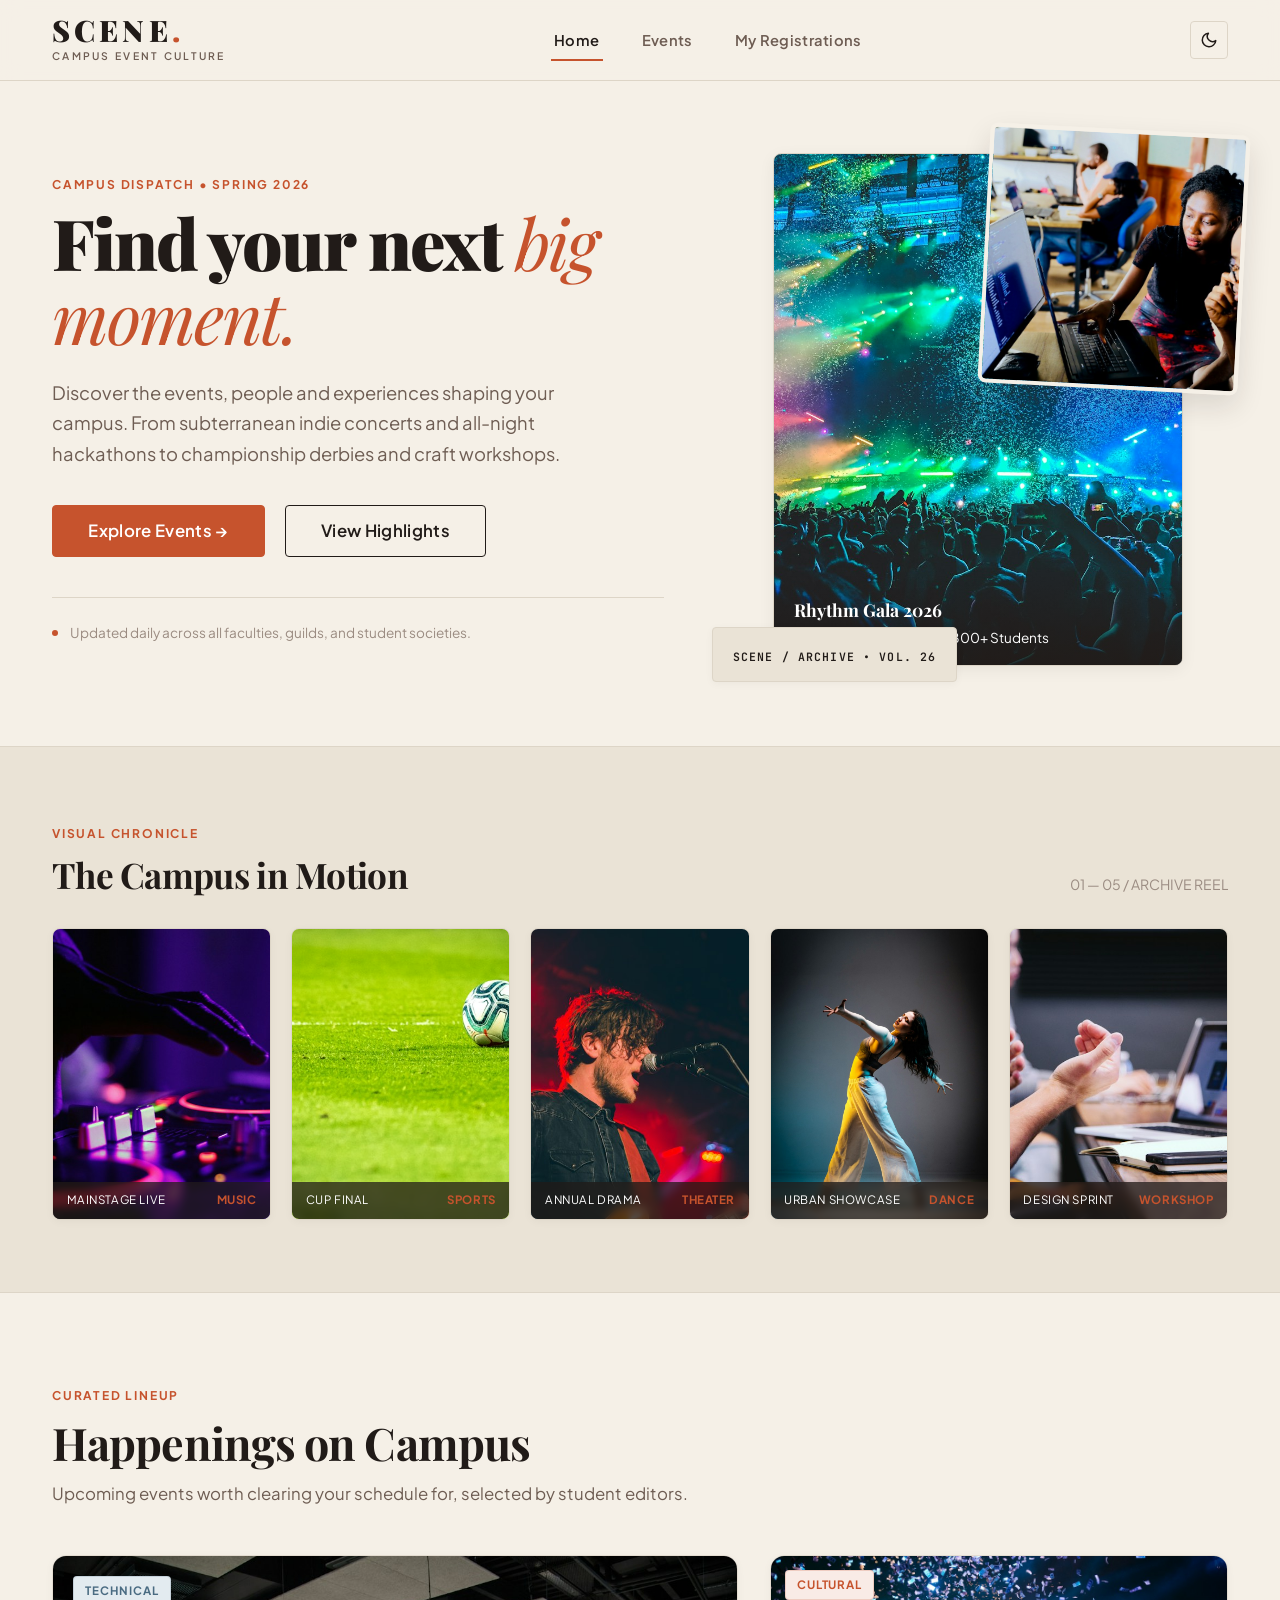
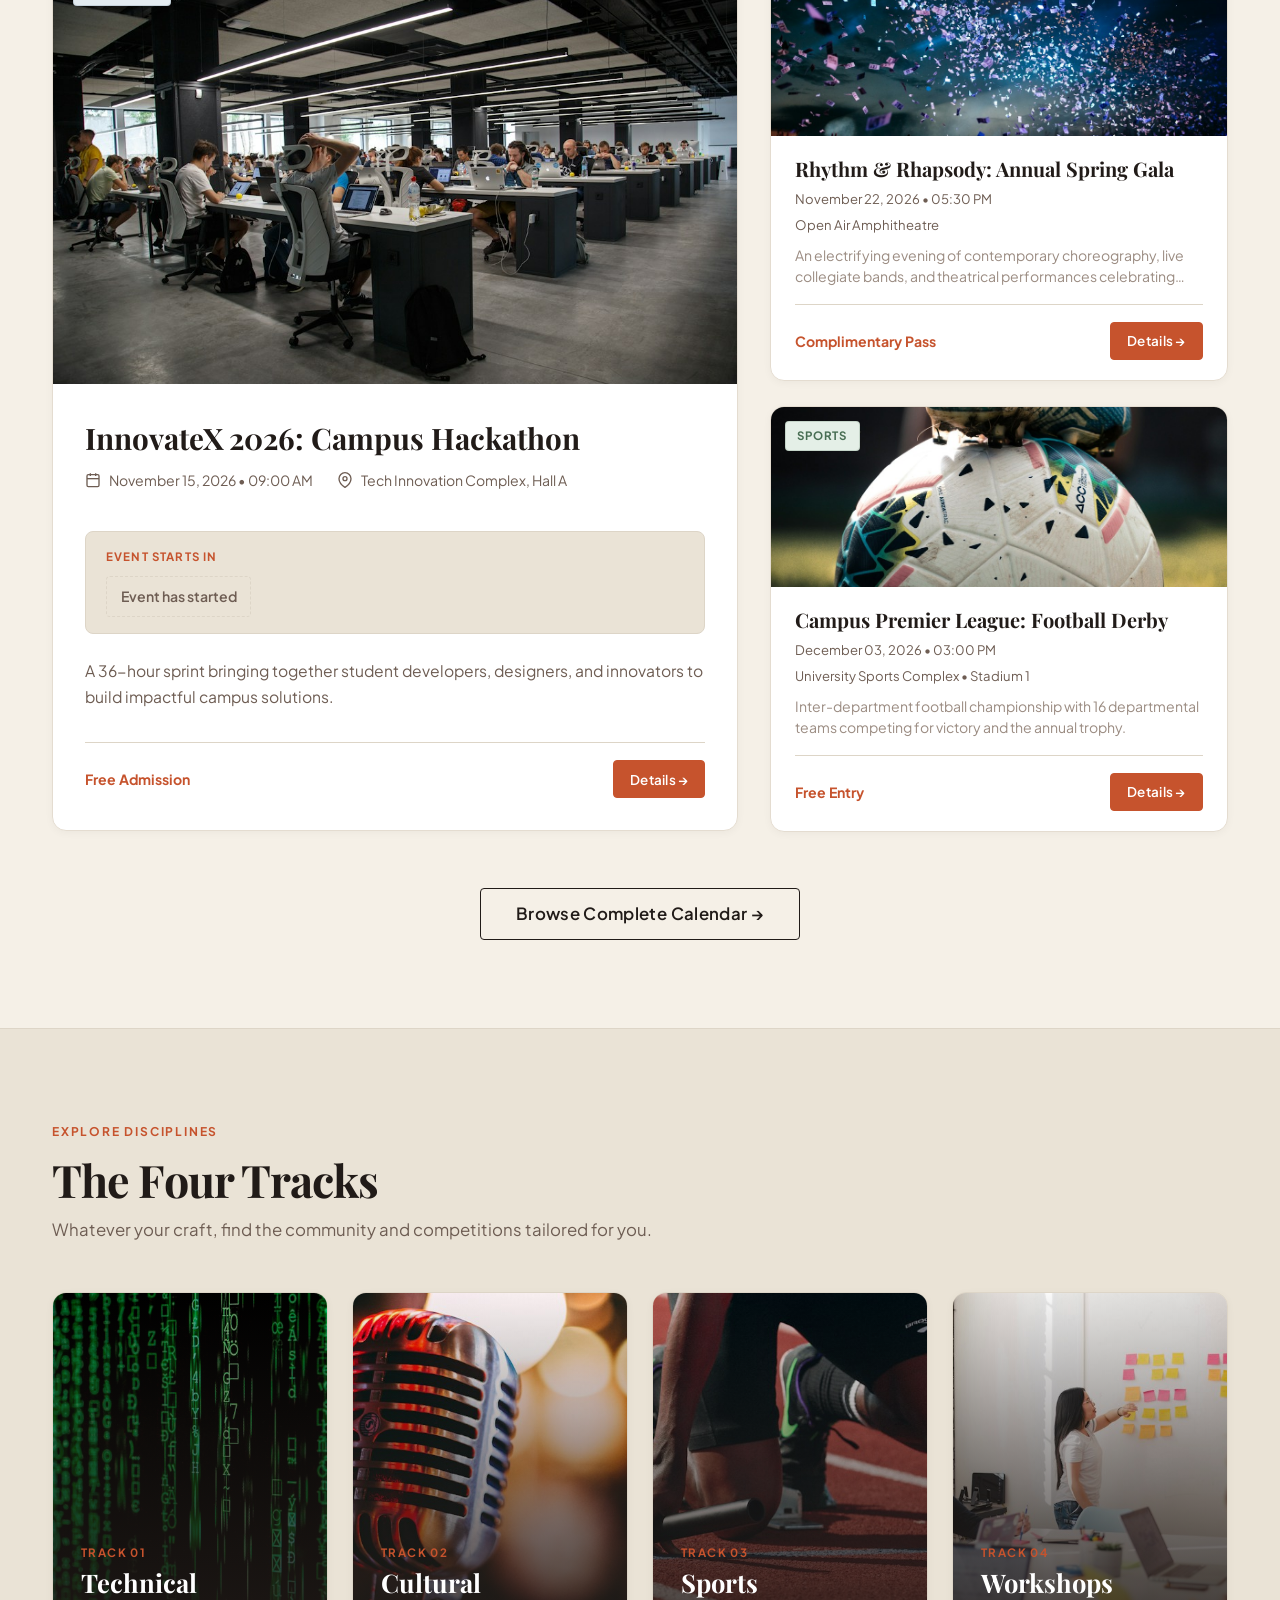
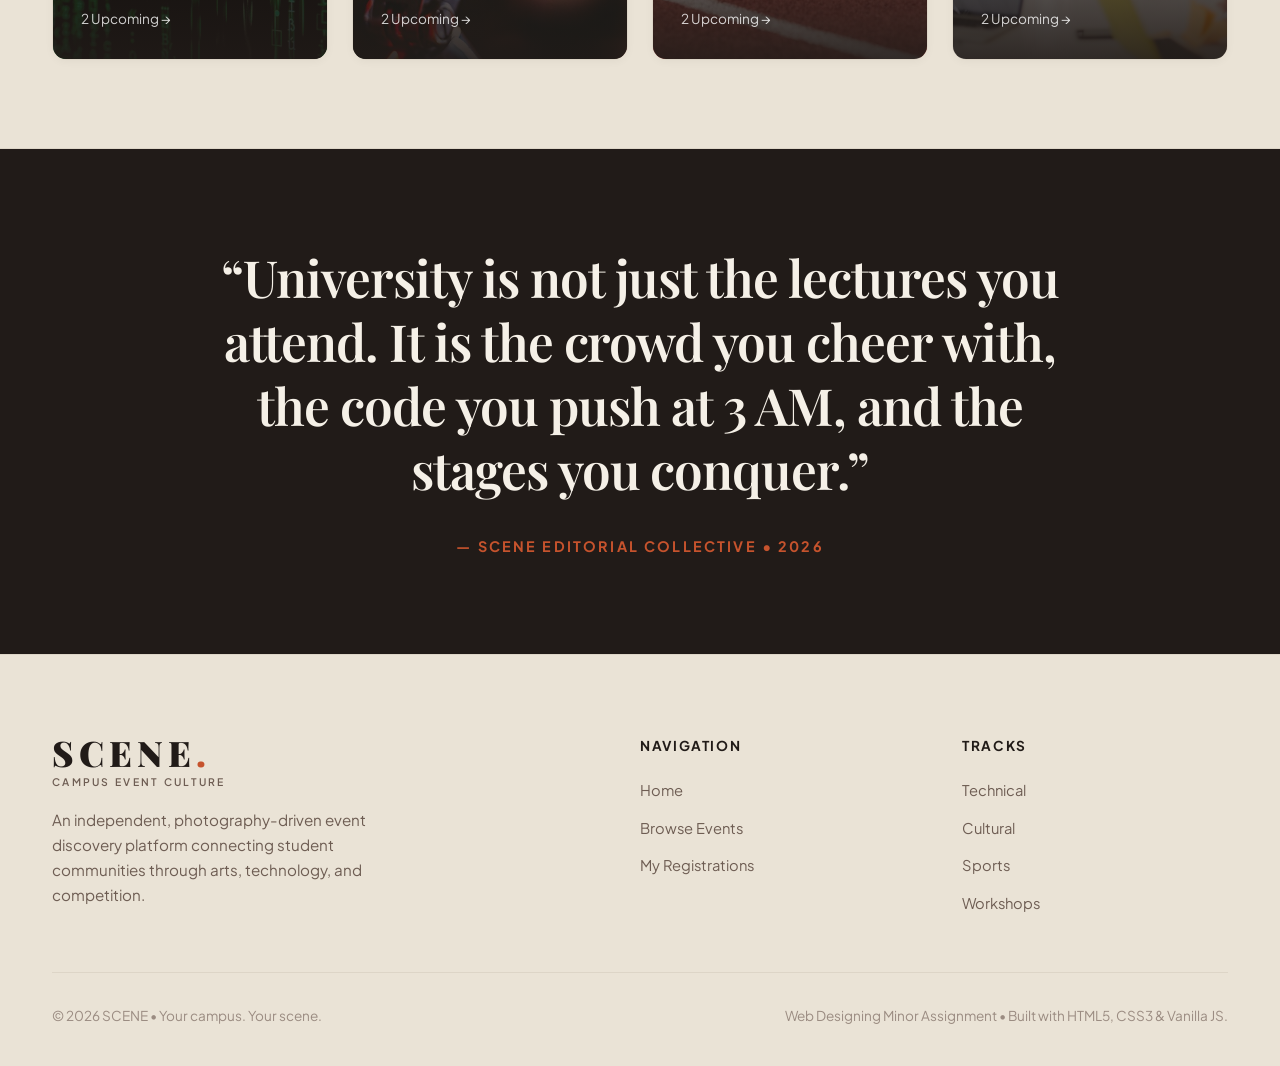
<file: index.html>
<!DOCTYPE html>
<html lang="en">
<head>
  <meta charset="UTF-8">
  <meta name="viewport" content="width=device-width, initial-scale=1.0">
  <script>
    (function() {
      try {
        if (localStorage.getItem('scene_theme') === 'dark') {
          document.documentElement.setAttribute('data-theme', 'dark');
        }
      } catch (e) {}
    })();
  </script>
  <title>SCENE — Your campus. Your scene.</title>
  <meta name="description" content="Discover, experience, and connect with the events, culture, and people shaping your campus.">
    <!-- Google Fonts Preconnect and Canonical Block Display Stylesheet -->
  <link rel="preconnect" href="https://fonts.googleapis.com">
  <link rel="preconnect" href="https://fonts.gstatic.com" crossorigin>
  <link rel="stylesheet" href="https://fonts.googleapis.com/css2?family=JetBrains+Mono:wght@500;600&family=Playfair+Display:ital,wght@0,400;0,600;0,700;0,900;1,400;1,600&family=Plus+Jakarta+Sans:wght@400;500;600;700&display=block">
  <link rel="stylesheet" href="css/style.css">
</head>
<body>
  <!-- Scroll Progress Indicator -->
  <div id="scroll-progress" aria-hidden="true"></div>
  <!-- Accessibility Skip Link -->
  <a href="#main-content" class="skip-link">Skip to main content</a>

  <!-- Minimal Editorial Site Header -->
  <header class="site-header">
    <div class="container nav-container">
      <a href="index.html" class="brand-wordmark" aria-label="SCENE Homepage">
        <span class="brand-title">SCENE<span class="brand-dot">.</span></span>
        <span class="brand-tagline">Campus Event Culture</span>
      </a>

      <!-- Navigation Links -->
      <nav aria-label="Main Navigation">
        <ul class="nav-links" id="primary-navigation">
          <li><a href="index.html" class="nav-link active" aria-current="page">Home</a></li>
          <li><a href="events.html" class="nav-link">Events</a></li>
          <li><a href="registrations.html" class="nav-link">My Registrations</a></li>
        </ul>
      </nav>
      <div class="nav-actions">
        <!-- Theme Toggle Button -->
        <button id="theme-toggle-btn" class="theme-toggle-btn" aria-label="Switch to dark mode" type="button" title="Switch to dark mode">
          <svg class="theme-icon-moon" width="18" height="18" viewBox="0 0 24 24" fill="none" stroke="currentColor" stroke-width="2" stroke-linecap="round" stroke-linejoin="round" aria-hidden="true">
            <path d="M21 12.79A9 9 0 1 1 11.21 3 7 7 0 0 0 21 12.79z"></path>
          </svg>
          <svg class="theme-icon-sun" width="18" height="18" viewBox="0 0 24 24" fill="none" stroke="currentColor" stroke-width="2" stroke-linecap="round" stroke-linejoin="round" aria-hidden="true">
            <circle cx="12" cy="12" r="5"></circle>
            <line x1="12" y1="1" x2="12" y2="3"></line>
            <line x1="12" y1="21" x2="12" y2="23"></line>
            <line x1="4.22" y1="4.22" x2="5.64" y2="5.64"></line>
            <line x1="18.36" y1="18.36" x2="19.78" y2="19.78"></line>
            <line x1="1" y1="12" x2="3" y2="12"></line>
            <line x1="21" y1="12" x2="23" y2="12"></line>
            <line x1="4.22" y1="19.78" x2="5.64" y2="18.36"></line>
            <line x1="18.36" y1="5.64" x2="19.78" y2="4.22"></line>
          </svg>
        </button>

        <!-- Mobile Navigation Toggle -->
        <button class="mobile-nav-toggle" aria-controls="primary-navigation" aria-expanded="false" aria-label="Toggle navigation menu">
          <svg width="22" height="22" viewBox="0 0 24 24" fill="none" stroke="currentColor" stroke-width="2" stroke-linecap="round" stroke-linejoin="round" aria-hidden="true">
            <line x1="3" y1="12" x2="21" y2="12"></line>
            <line x1="3" y1="6" x2="21" y2="6"></line>
            <line x1="3" y1="18" x2="21" y2="18"></line>
          </svg>
        </button>
      </div>
    </div>
  </header>

  <!-- Main Content Area -->
  <main id="main-content" class="main-content">
    <!-- Asymmetrical Editorial Hero Section -->
    <section class="hero-scene" aria-labelledby="hero-title">
      <div class="container">
        <div class="hero-grid">
          <!-- Left Column: Confident Editorial Typography -->
          <div class="hero-editorial-left">
            <span class="section-eyebrow">Campus Dispatch &bull; Spring 2026</span>
            <h1 id="hero-title" class="hero-headline">
              Find your next <span class="serif-italic">big moment.</span>
            </h1>
            <p class="hero-narrative">
              Discover the events, people and experiences shaping your campus. From subterranean indie concerts and all-night hackathons to championship derbies and craft workshops.
            </p>
            <div class="hero-button-row">
              <a href="events.html" class="btn btn-primary btn-lg">Explore Events &rarr;</a>
              <a href="#featured-scene" class="btn btn-outline btn-lg">View Highlights</a>
            </div>
            <div class="hero-footnote">
              <span class="hero-bullet" aria-hidden="true"></span>
              <span>Updated daily across all faculties, guilds, and student societies.</span>
            </div>
          </div>

          <!-- Right Column: Asymmetric Photographic Composition -->
          <div class="hero-photo-composition" aria-hidden="true">
            <!-- Primary Focal Photo -->
            <div class="photo-frame-primary">
              <img src="assets/images/hero-culture.jpg"
                   alt="Live campus music performance crowd"
                   loading="eager"
                   data-fallback="assets/images/placeholder.svg">
              <div class="photo-frame-primary-caption">
                <strong>Rhythm Gala 2026</strong>
                <span>Open Air Amphitheatre &bull; 800+ Students</span>
              </div>
            </div>

            <!-- Tilted Overlapping Secondary Photo -->
            <div class="photo-frame-secondary">
              <img src="assets/images/hero-hackathon.jpg"
                   alt="Collaborative student developers at hackathon"
                   loading="eager"
                   data-fallback="assets/images/placeholder.svg">
            </div>

            <!-- Tactile Editorial Stamp -->
            <div class="hero-stamp">
              <span class="hero-stamp-text">SCENE / ARCHIVE &bull; VOL. 26</span>
            </div>
          </div>
        </div>
      </div>
    </section>

    <!-- Horizontal Photography Strip (Aura Reference Inspired) -->
    <section class="photo-strip-section" aria-labelledby="strip-heading">
      <div class="container">
        <div class="strip-header">
          <div>
            <span class="section-eyebrow">Visual Chronicle</span>
            <h2 id="strip-heading" class="section-title" style="font-size: 2.2rem;">The Campus in Motion</h2>
          </div>
          <span style="font-size: 0.88rem; color: var(--text-dim); font-family: var(--font-sans);">01 &mdash; 05 / ARCHIVE REEL</span>
        </div>

        <div class="strip-grid reveal-on-scroll">
          <!-- Photo 1: Concert -->
          <div class="strip-card">
            <img src="assets/images/strip-concert.jpg"
                 alt="Live stage concert with spotlights"
                 loading="lazy"
                 data-fallback="assets/images/placeholder.svg">
            <div class="strip-caption-bar">
              <span>Mainstage Live</span>
              <span class="strip-caption-tag">Music</span>
            </div>
          </div>

          <!-- Photo 2: Sports -->
          <div class="strip-card">
            <img src="assets/images/strip-sports.jpg"
                 alt="Inter-department sports derby"
                 loading="lazy"
                 data-fallback="assets/images/placeholder.svg">
            <div class="strip-caption-bar">
              <span>Cup Final</span>
              <span class="strip-caption-tag">Sports</span>
            </div>
          </div>

          <!-- Photo 3: Theater -->
          <div class="strip-card">
            <img src="assets/images/strip-theater.jpg"
                 alt="Dramatic stage production"
                 loading="lazy"
                 data-fallback="assets/images/placeholder.svg">
            <div class="strip-caption-bar">
              <span>Annual Drama</span>
              <span class="strip-caption-tag">Theater</span>
            </div>
          </div>

          <!-- Photo 4: Dance -->
          <div class="strip-card">
            <img src="assets/images/strip-dance.jpg"
                 alt="Contemporary dance performance"
                 loading="lazy"
                 data-fallback="assets/images/placeholder.svg">
            <div class="strip-caption-bar">
              <span>Urban Showcase</span>
              <span class="strip-caption-tag">Dance</span>
            </div>
          </div>

          <!-- Photo 5: Workshop -->
          <div class="strip-card">
            <img src="assets/images/strip-workshop.jpg"
                 alt="Interactive design thinking sprint"
                 loading="lazy"
                 data-fallback="assets/images/placeholder.svg">
            <div class="strip-caption-bar">
              <span>Design Sprint</span>
              <span class="strip-caption-tag">Workshop</span>
            </div>
          </div>
        </div>
      </div>
    </section>

    <!-- Curated Editorial Event Showcase -->
    <section class="section" id="featured-scene" aria-labelledby="curated-heading">
      <div class="container">
        <div class="section-header">
          <span class="section-eyebrow">Curated Lineup</span>
          <h2 id="curated-heading" class="section-title">Happenings on Campus</h2>
          <p class="section-subtitle">Upcoming events worth clearing your schedule for, selected by student editors.</p>
        </div>

        <div id="featured-events-container">
          <div class="editorial-events-layout">
            <!-- Flagship Featured Event Card (Prominent Left) -->
            <article class="flagship-event-card reveal-on-scroll">
              <div class="flagship-media">
                <img src="assets/images/event-hackathon.jpg"
                     alt="InnovateX 2026 Campus Hackathon"
                     loading="lazy"
                     data-fallback="assets/images/placeholder.svg">
                <div class="flagship-badge-overlay">
                  <span class="badge badge-tech">Technical</span>
                </div>
              </div>
              <div class="flagship-body">
                <h3 class="flagship-title">InnovateX 2026: Campus Hackathon</h3>
                <div class="flagship-meta">
                  <div class="flagship-meta-item">
                    <svg width="16" height="16" viewBox="0 0 24 24" fill="none" stroke="currentColor" stroke-width="2" aria-hidden="true">
                      <rect x="3" y="4" width="18" height="18" rx="2" ry="2"></rect>
                      <line x1="16" y1="2" x2="16" y2="6"></line>
                      <line x1="8" y1="2" x2="8" y2="6"></line>
                      <line x1="3" y1="10" x2="21" y2="10"></line>
                    </svg>
                    <span>March 28, 2026 &bull; 09:00 AM</span>
                  </div>
                  <div class="flagship-meta-item">
                    <svg width="16" height="16" viewBox="0 0 24 24" fill="none" stroke="currentColor" stroke-width="2" aria-hidden="true">
                      <path d="M21 10c0 7-9 13-9 13s-9-6-9-13a9 9 0 0 1 18 0z"></path>
                      <circle cx="12" cy="10" r="3"></circle>
                    </svg>
                    <span>Tech Innovation Complex, Hall A</span>
                  </div>
                </div>
                <div class="featured-countdown-wrap">
                  <span class="countdown-eyebrow">Event Starts In</span>
                  <div id="featured-countdown" class="countdown-units" aria-live="polite"></div>
                </div>
                <p class="flagship-desc">
                  Join 500+ student developers, designers, and systems architects for a 36-hour sprint tackling sustainability, health intelligence, and smart campus workflows. Mentors from top technology labs on-site with ₹1,50,000 in project awards.
                </p>
                <div class="event-card-footer">
                  <span class="event-price-tag">Free Admission</span>
                  <a href="event-details.html?id=tech-01" class="btn btn-primary btn-sm">Details &rarr;</a>
                </div>
              </div>
            </article>

            <!-- Supporting Events Stack (Right Column) -->
            <div class="supporting-events-stack">
              <!-- Supporting Event 1 -->
              <article class="supporting-event-card reveal-on-scroll">
                <div class="supporting-media">
                  <img src="assets/images/event-gala.jpg"
                       alt="Rhythm and Rhapsody Annual Gala"
                       loading="lazy"
                       data-fallback="assets/images/placeholder.svg">
                  <div class="supporting-badge-wrap">
                    <span class="badge badge-cultural">Cultural</span>
                  </div>
                </div>
                <div class="supporting-body">
                  <h3 class="supporting-title">Rhythm &amp; Rhapsody: Annual Spring Gala</h3>
                  <div class="supporting-meta">
                    <span>April 04, 2026 &bull; 05:30 PM</span>
                    <span>Open Air Amphitheatre</span>
                  </div>
                  <p class="supporting-desc">
                    An electrifying showcase of collegiate bands, jazz quartets, and contemporary choreography under the amphitheatre stars.
                  </p>
                  <div class="event-card-footer">
                    <span class="event-price-tag">Complimentary Pass</span>
                    <a href="event-details.html?id=cult-01" class="btn btn-primary btn-sm">Details &rarr;</a>
                  </div>
                </div>
              </article>

              <!-- Supporting Event 2 -->
              <article class="supporting-event-card reveal-on-scroll">
                <div class="supporting-media">
                  <img src="assets/images/event-sports.jpg"
                       alt="Campus Premier League Football"
                       loading="lazy"
                       data-fallback="assets/images/placeholder.svg">
                  <div class="supporting-badge-wrap">
                    <span class="badge badge-sports">Sports</span>
                  </div>
                </div>
                <div class="supporting-body">
                  <h3 class="supporting-title">Campus Premier League: Football Derby</h3>
                  <div class="supporting-meta">
                    <span>April 11, 2026 &bull; 03:00 PM</span>
                    <span>University Sports Complex &bull; Stadium 1</span>
                  </div>
                  <p class="supporting-desc">
                    16 departmental football sides clash in the semester’s most anticipated knockout tournament.
                  </p>
                  <div class="event-card-footer">
                    <span class="event-price-tag">Free Entry</span>
                    <a href="event-details.html?id=sport-01" class="btn btn-primary btn-sm">Details &rarr;</a>
                  </div>
                </div>
              </article>
            </div>
          </div>
        </div>

        <div style="text-align: center; margin-top: 3.5rem;">
          <a href="events.html" class="btn btn-outline btn-lg">Browse Complete Calendar &rarr;</a>
        </div>
      </div>
    </section>

    <!-- Photography-Led Category Exploration -->
    <section class="section section-alt" aria-labelledby="categories-heading">
      <div class="container">
        <div class="section-header">
          <span class="section-eyebrow">Explore Disciplines</span>
          <h2 id="categories-heading" class="section-title">The Four Tracks</h2>
          <p class="section-subtitle">Whatever your craft, find the community and competitions tailored for you.</p>
        </div>

        <div class="photo-category-grid reveal-on-scroll">
          <!-- Track 1: Technical -->
          <a href="events.html?category=Technical" class="photo-category-card">
            <img src="assets/images/cat-tech.jpg" alt="Technical track" class="category-bg-img" loading="lazy">
            <div class="category-gradient-scrim" aria-hidden="true"></div>
            <div class="category-card-content">
              <span class="category-card-label">Track 01</span>
              <h3 class="category-card-heading">Technical</h3>
              <span class="category-card-count">2 Upcoming &rarr;</span>
            </div>
          </a>

          <!-- Track 2: Cultural -->
          <a href="events.html?category=Cultural" class="photo-category-card">
            <img src="assets/images/cat-cultural.jpg" alt="Cultural track" class="category-bg-img" loading="lazy">
            <div class="category-gradient-scrim" aria-hidden="true"></div>
            <div class="category-card-content">
              <span class="category-card-label">Track 02</span>
              <h3 class="category-card-heading">Cultural</h3>
              <span class="category-card-count">2 Upcoming &rarr;</span>
            </div>
          </a>

          <!-- Track 3: Sports -->
          <a href="events.html?category=Sports" class="photo-category-card">
            <img src="assets/images/cat-sports.jpg" alt="Sports track" class="category-bg-img" loading="lazy">
            <div class="category-gradient-scrim" aria-hidden="true"></div>
            <div class="category-card-content">
              <span class="category-card-label">Track 03</span>
              <h3 class="category-card-heading">Sports</h3>
              <span class="category-card-count">2 Upcoming &rarr;</span>
            </div>
          </a>

          <!-- Track 4: Workshops -->
          <a href="events.html?category=Workshop" class="photo-category-card">
            <img src="assets/images/cat-workshop.jpg" alt="Workshops track" class="category-bg-img" loading="lazy">
            <div class="category-gradient-scrim" aria-hidden="true"></div>
            <div class="category-card-content">
              <span class="category-card-label">Track 04</span>
              <h3 class="category-card-heading">Workshops</h3>
              <span class="category-card-count">2 Upcoming &rarr;</span>
            </div>
          </a>
        </div>
      </div>
    </section>

    <!-- Campus Manifesto / Editorial Quote -->
    <section class="manifesto-section" aria-label="Campus Manifesto">
      <div class="container">
        <div class="manifesto-content reveal-on-scroll">
          <p class="manifesto-quote">
            &ldquo;University is not just the lectures you attend. It is the crowd you cheer with, the code you push at 3 AM, and the stages you conquer.&rdquo;
          </p>
          <span class="manifesto-author">&mdash; SCENE EDITORIAL COLLECTIVE &bull; 2026</span>
        </div>
      </div>
    </section>
  </main>

  <!-- Minimal Editorial Site Footer -->
  <footer class="site-footer">
    <div class="container">
      <div class="footer-grid">
        <div class="footer-brand">
          <div class="brand-wordmark">
            <span class="brand-title">SCENE<span class="brand-dot">.</span></span>
            <span class="brand-tagline">Campus Event Culture</span>
          </div>
          <p class="footer-desc">
            An independent, photography-driven event discovery platform connecting student communities through arts, technology, and competition.
          </p>
        </div>

        <div class="footer-col">
          <h4>Navigation</h4>
          <ul class="footer-links">
            <li><a href="index.html">Home</a></li>
            <li><a href="events.html">Browse Events</a></li>
            <li><a href="registrations.html">My Registrations</a></li>
          </ul>
        </div>

        <div class="footer-col">
          <h4>Tracks</h4>
          <ul class="footer-links">
            <li><a href="events.html?category=Technical">Technical</a></li>
            <li><a href="events.html?category=Cultural">Cultural</a></li>
            <li><a href="events.html?category=Sports">Sports</a></li>
            <li><a href="events.html?category=Workshop">Workshops</a></li>
          </ul>
        </div>
      </div>

      <div class="footer-bottom">
        <p>&copy; 2026 SCENE &bull; Your campus. Your scene.</p>
        <p>Web Designing Minor Assignment &bull; Built with HTML5, CSS3 &amp; Vanilla JS.</p>
      </div>
    </div>
  </footer>

  <script src="js/countdown.js"></script>
  <script src="js/events.js"></script>
  <script src="js/main.js"></script>

  <!-- Back-to-Top Button -->
  <button id="back-to-top" aria-label="Back to top" title="Back to top">
    <svg width="18" height="18" viewBox="0 0 24 24" fill="none" stroke="currentColor" stroke-width="2.5" stroke-linecap="round" stroke-linejoin="round" aria-hidden="true">
      <polyline points="18 15 12 9 6 15"></polyline>
    </svg>
  </button>
</body>
</html>
</file>
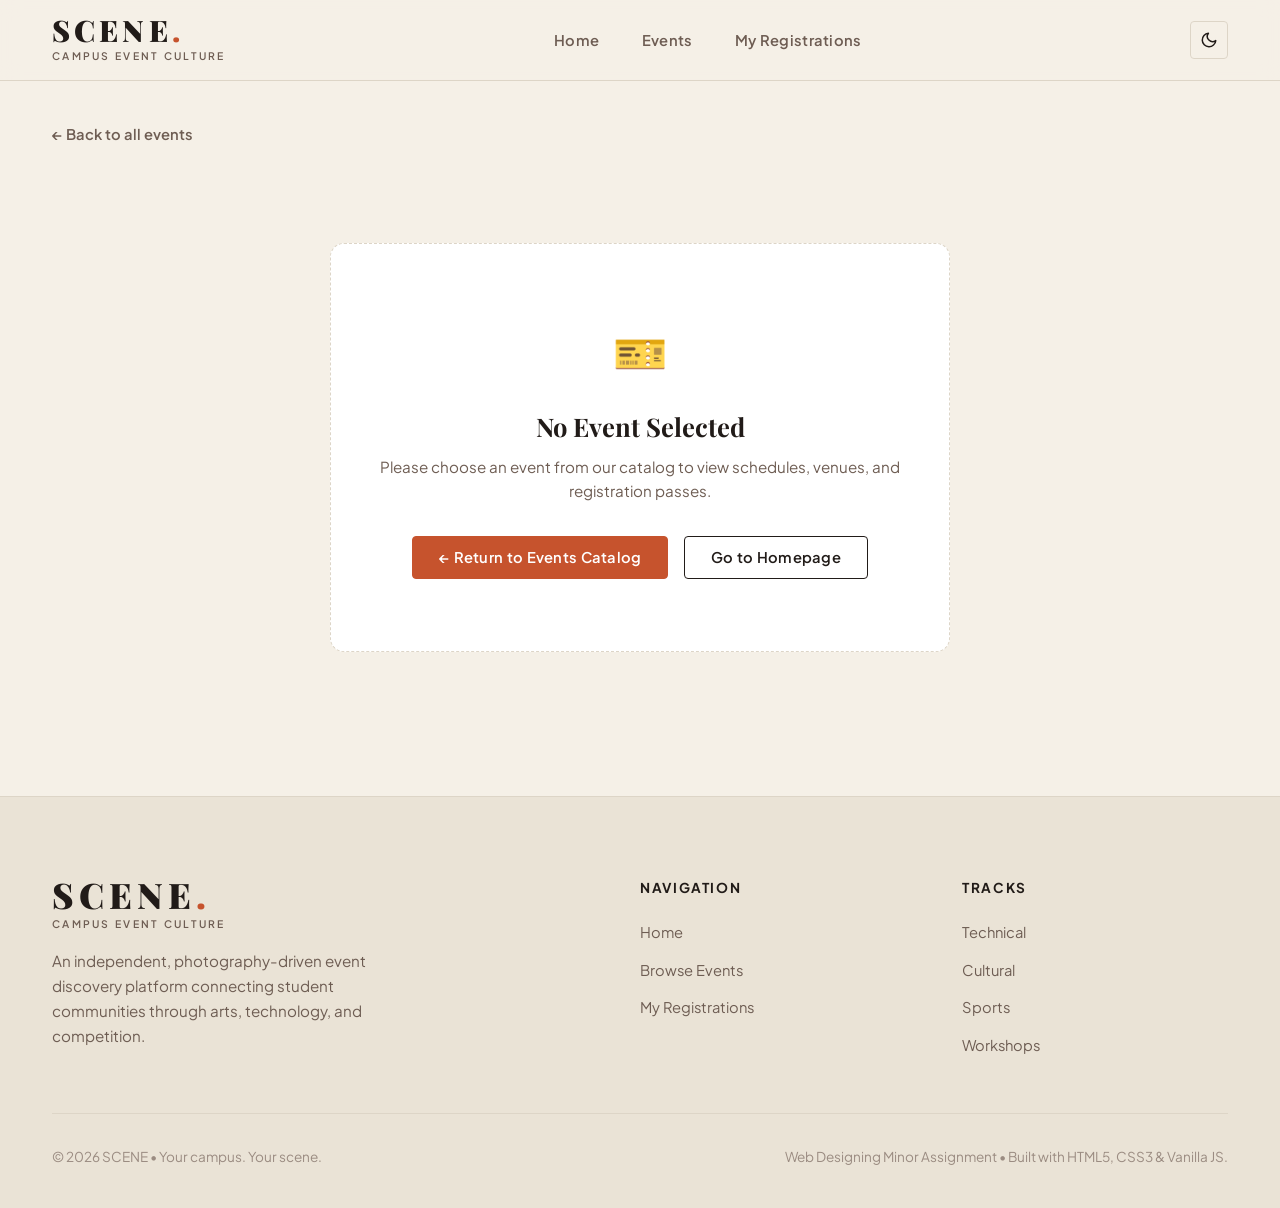
<file: event-details.html>
<!DOCTYPE html>
<html lang="en">
<head>
  <meta charset="UTF-8">
  <meta name="viewport" content="width=device-width, initial-scale=1.0">
  <script>
    (function() {
      try {
        if (localStorage.getItem('scene_theme') === 'dark') {
          document.documentElement.setAttribute('data-theme', 'dark');
        }
      } catch (e) {}
    })();
  </script>
  <title>Event Details &mdash; SCENE</title>
  <meta name="description" content="View event schedules, logistics, venue directions, and reserve passes on SCENE.">
    <!-- Google Fonts Preconnect and Canonical Block Display Stylesheet -->
  <link rel="preconnect" href="https://fonts.googleapis.com">
  <link rel="preconnect" href="https://fonts.gstatic.com" crossorigin>
  <link rel="stylesheet" href="https://fonts.googleapis.com/css2?family=JetBrains+Mono:wght@500;600&family=Playfair+Display:ital,wght@0,400;0,600;0,700;0,900;1,400;1,600&family=Plus+Jakarta+Sans:wght@400;500;600;700&display=block">
  <link rel="stylesheet" href="css/style.css">
</head>
<body>
  <!-- Scroll Progress Indicator -->
  <div id="scroll-progress" aria-hidden="true"></div>
  <!-- Accessibility Skip Link -->
  <a href="#main-content" class="skip-link">Skip to main content</a>

  <!-- Minimal Editorial Site Header -->
  <header class="site-header">
    <div class="container nav-container">
      <a href="index.html" class="brand-wordmark" aria-label="SCENE Homepage">
        <span class="brand-title">SCENE<span class="brand-dot">.</span></span>
        <span class="brand-tagline">Campus Event Culture</span>
      </a>

      <!-- Navigation Links -->
      <nav aria-label="Main Navigation">
        <ul class="nav-links" id="primary-navigation">
          <li><a href="index.html" class="nav-link">Home</a></li>
          <li><a href="events.html" class="nav-link">Events</a></li>
          <li><a href="registrations.html" class="nav-link">My Registrations</a></li>
        </ul>
      </nav>
      <div class="nav-actions">
        <!-- Theme Toggle Button -->
        <button id="theme-toggle-btn" class="theme-toggle-btn" aria-label="Switch to dark mode" type="button" title="Switch to dark mode">
          <svg class="theme-icon-moon" width="18" height="18" viewBox="0 0 24 24" fill="none" stroke="currentColor" stroke-width="2" stroke-linecap="round" stroke-linejoin="round" aria-hidden="true">
            <path d="M21 12.79A9 9 0 1 1 11.21 3 7 7 0 0 0 21 12.79z"></path>
          </svg>
          <svg class="theme-icon-sun" width="18" height="18" viewBox="0 0 24 24" fill="none" stroke="currentColor" stroke-width="2" stroke-linecap="round" stroke-linejoin="round" aria-hidden="true">
            <circle cx="12" cy="12" r="5"></circle>
            <line x1="12" y1="1" x2="12" y2="3"></line>
            <line x1="12" y1="21" x2="12" y2="23"></line>
            <line x1="4.22" y1="4.22" x2="5.64" y2="5.64"></line>
            <line x1="18.36" y1="18.36" x2="19.78" y2="19.78"></line>
            <line x1="1" y1="12" x2="3" y2="12"></line>
            <line x1="21" y1="12" x2="23" y2="12"></line>
            <line x1="4.22" y1="19.78" x2="5.64" y2="18.36"></line>
            <line x1="18.36" y1="5.64" x2="19.78" y2="4.22"></line>
          </svg>
        </button>

        <!-- Mobile Navigation Toggle -->
        <button class="mobile-nav-toggle" aria-controls="primary-navigation" aria-expanded="false" aria-label="Toggle navigation menu">
          <svg width="22" height="22" viewBox="0 0 24 24" fill="none" stroke="currentColor" stroke-width="2" stroke-linecap="round" stroke-linejoin="round" aria-hidden="true">
            <line x1="3" y1="12" x2="21" y2="12"></line>
            <line x1="3" y1="6" x2="21" y2="6"></line>
            <line x1="3" y1="18" x2="21" y2="18"></line>
          </svg>
        </button>
      </div>
    </div>
  </header>

  <!-- Main Content Area -->
  <main id="main-content" class="main-content">
    <div class="container">
      <div style="padding-top: 2.5rem;">
        <a href="events.html" class="back-link">&larr; Back to all events</a>
      </div>

      <div class="detail-layout-grid" id="event-detail-container">
        <!-- Event Overview & Highlights -->
        <article class="detail-article reveal-on-scroll">
          <div class="detail-img-box">
            <img id="detail-image"
                 src="assets/images/placeholder.svg"
                 alt=""
                 class="detail-img"
                 data-fallback="assets/images/placeholder.svg">
          </div>

          <div>
            <div style="display: flex; gap: 0.6rem; align-items: center; margin-bottom: 0.85rem;">
              <span id="detail-category-badge" class="badge">Loading...</span>
              <span id="detail-price-badge" class="badge badge-outline"></span>
            </div>
            <h1 id="detail-title" class="section-title" style="text-align: left; font-size: clamp(2rem, 3.5vw, 2.75rem);">&nbsp;</h1>
          </div>

          <section>
            <h2 class="detail-section-title">About the Event</h2>
            <p id="detail-desc" class="detail-text"></p>
          </section>

          <section>
            <h2 class="detail-section-title">Event Highlights &amp; Schedule</h2>
            <ul id="detail-highlights-list" style="list-style: disc; margin-left: 1.5rem; color: var(--text-muted); display: flex; flex-direction: column; gap: 0.6rem; font-size: 0.95rem;"></ul>
          </section>

          <section>
            <h2 class="detail-section-title">Eligibility &amp; Requirements</h2>
            <p id="detail-eligibility" class="detail-text"></p>
          </section>
        </article>

        <!-- Sidebar: Event Logistics & Registration Form Shell -->
        <aside class="detail-sidebar reveal-on-scroll">
          <!-- Logistics Summary Card -->
          <div class="sidebar-card">
            <h3 class="sidebar-card-title">Event Logistics</h3>
            
            <div class="sidebar-info-row">
              <svg class="sidebar-info-icon" width="18" height="18" viewBox="0 0 24 24" fill="none" stroke="currentColor" stroke-width="2" stroke-linecap="round" stroke-linejoin="round" aria-hidden="true">
                <rect x="3" y="4" width="18" height="18" rx="2" ry="2"></rect>
                <line x1="16" y1="2" x2="16" y2="6"></line>
                <line x1="8" y1="2" x2="8" y2="6"></line>
                <line x1="3" y1="10" x2="21" y2="10"></line>
              </svg>
              <div>
                <div class="sidebar-info-label">Date &amp; Time</div>
                <div id="detail-date" class="sidebar-info-val">&mdash;</div>
              </div>
            </div>

            <div class="sidebar-info-row">
              <svg class="sidebar-info-icon" width="18" height="18" viewBox="0 0 24 24" fill="none" stroke="currentColor" stroke-width="2" stroke-linecap="round" stroke-linejoin="round" aria-hidden="true">
                <path d="M21 10c0 7-9 13-9 13s-9-6-9-13a9 9 0 0 1 18 0z"></path>
                <circle cx="12" cy="10" r="3"></circle>
              </svg>
              <div>
                <div class="sidebar-info-label">Venue</div>
                <div id="detail-venue" class="sidebar-info-val">&mdash;</div>
              </div>
            </div>

            <div class="sidebar-info-row">
              <svg class="sidebar-info-icon" width="18" height="18" viewBox="0 0 24 24" fill="none" stroke="currentColor" stroke-width="2" stroke-linecap="round" stroke-linejoin="round" aria-hidden="true">
                <path d="M17 21v-2a4 4 0 0 0-4-4H5a4 4 0 0 0-4 4v2"></path>
                <circle cx="9" cy="7" r="4"></circle>
                <path d="M23 21v-2a4 4 0 0 0-3-3.87"></path>
                <path d="M16 3.13a4 4 0 0 1 0 7.75"></path>
              </svg>
              <div>
                <div class="sidebar-info-label">Capacity</div>
                <div id="detail-capacity" class="sidebar-info-val">&mdash;</div>
              </div>
            </div>

            <div class="sidebar-info-row" style="margin-bottom: 0;">
              <svg class="sidebar-info-icon" width="18" height="18" viewBox="0 0 24 24" fill="none" stroke="currentColor" stroke-width="2" stroke-linecap="round" stroke-linejoin="round" aria-hidden="true">
                <circle cx="12" cy="12" r="10"></circle>
                <polyline points="12 6 12 12 14 14"></polyline>
              </svg>
              <div>
                <div class="sidebar-info-label">Entry Pass</div>
                <div id="detail-fee" class="sidebar-info-val" style="color: var(--cat-sports);">&mdash;</div>
              </div>
            </div>
                      <!-- Event Countdown -->
            <div class="detail-countdown-wrap">
              <div class="sidebar-info-label" style="margin-bottom: 0.45rem;">Event Starts In</div>
              <div id="detail-countdown" class="countdown-units" aria-live="polite"></div>
            </div>
          </div>

          <!-- Static Registration Form Shell -->
          <div class="form-card" id="registration-section">
            <h3 class="sidebar-card-title">Reserve Your Pass</h3>

            <div id="form-alert-banner" class="alert-banner" role="alert"></div>
            
            <form id="event-registration-form" novalidate>
              <div class="form-group">
                <label for="reg-event-name" class="form-label">Selected Event</label>
                <input type="text" id="reg-event-name" class="form-control" value="" readonly>
              </div>

              <div class="form-group">
                <label for="reg-name" class="form-label">Full Name <span class="required">*</span></label>
                <input type="text" id="reg-name" name="name" class="form-control" placeholder="e.g. Rahul Sharma" required>
                <span class="field-error" id="name-error">Please enter your full name (at least 2 characters).</span>
              </div>

              <div class="form-group">
                <label for="reg-email" class="form-label">Email Address <span class="required">*</span></label>
                <input type="email" id="reg-email" name="email" class="form-control" placeholder="e.g. rahul.sharma@kiit.ac.in" required>
                <span class="field-error" id="email-error">Please enter a valid email address.</span>
              </div>

              <div class="form-group">
                <label for="reg-phone" class="form-label">10-Digit Mobile Number <span class="required">*</span></label>
                <input type="tel" id="reg-phone" name="phone" class="form-control" placeholder="e.g. 9876543210" pattern="[6-9][0-9]{9}" required>
                <span class="field-error" id="phone-error">Please enter a valid 10-digit Indian mobile number.</span>
              </div>

              <button type="submit" class="btn btn-primary" style="width: 100%; margin-top: 0.5rem;">
                Confirm Pass Reservation &rarr;
              </button>
            </form>
          </div>
        </aside>
      </div>
    </div>
  </main>

  <!-- Minimal Editorial Site Footer -->
  <footer class="site-footer">
    <div class="container">
      <div class="footer-grid">
        <div class="footer-brand">
          <div class="brand-wordmark">
            <span class="brand-title">SCENE<span class="brand-dot">.</span></span>
            <span class="brand-tagline">Campus Event Culture</span>
          </div>
          <p class="footer-desc">
            An independent, photography-driven event discovery platform connecting student communities through arts, technology, and competition.
          </p>
        </div>

        <div class="footer-col">
          <h4>Navigation</h4>
          <ul class="footer-links">
            <li><a href="index.html">Home</a></li>
            <li><a href="events.html">Browse Events</a></li>
            <li><a href="registrations.html">My Registrations</a></li>
          </ul>
        </div>

        <div class="footer-col">
          <h4>Tracks</h4>
          <ul class="footer-links">
            <li><a href="events.html?category=Technical">Technical</a></li>
            <li><a href="events.html?category=Cultural">Cultural</a></li>
            <li><a href="events.html?category=Sports">Sports</a></li>
            <li><a href="events.html?category=Workshop">Workshops</a></li>
          </ul>
        </div>
      </div>

      <div class="footer-bottom">
        <p>&copy; 2026 SCENE &bull; Your campus. Your scene.</p>
        <p>Web Designing Minor Assignment &bull; Built with HTML5, CSS3 &amp; Vanilla JS.</p>
      </div>
    </div>
  </footer>

  <!-- Pass Confirmation Modal -->
  <div id="registration-success-modal" class="modal-backdrop" aria-hidden="true" role="dialog" aria-labelledby="modal-success-title">
    <div class="modal-dialog">
      <div class="modal-header">
        <h3 id="modal-success-title" class="modal-title">Pass Confirmed!</h3>
        <button type="button" class="modal-close-x modal-close-trigger" aria-label="Close dialog">&times;</button>
      </div>
      <div class="modal-body">
        <p>Your spot has been reserved. Present your registration pass code at venue entrance for check-in.</p>
        
        <div class="modal-pass-card">
          <div style="font-size: 0.72rem; color: var(--text-dim); text-transform: uppercase; font-weight: 700; letter-spacing: 0.1em;">Registration Pass ID</div>
          <div id="modal-pass-id" class="modal-pass-code">SCENE-2026-XXXX</div>
          
          <div style="border-top: 1px dashed var(--border-subtle); padding-top: 0.6rem; margin-top: 0.4rem; display: flex; flex-direction: column; gap: 0.35rem; font-size: 0.88rem;">
            <div><strong style="color: var(--text-main);">Event:</strong> <span id="modal-event-title">Event Title</span></div>
            <div><strong style="color: var(--text-main);">Attendee:</strong> <span id="modal-attendee-name">Student Name</span></div>
            <div><strong style="color: var(--text-main);">Schedule:</strong> <span id="modal-event-datetime">Date &amp; Time</span></div>
            <div><strong style="color: var(--text-main);">Venue:</strong> <span id="modal-event-venue">Venue Name</span></div>
          </div>
        </div>

        <p style="font-size: 0.85rem; color: var(--text-dim);">
          This pass is stored securely in your browser and can be reviewed anytime under My Registrations.
        </p>
      </div>
      <div class="modal-footer">
        <button type="button" class="btn btn-outline modal-close-trigger">Close</button>
        <a href="registrations.html" class="btn btn-primary">View My Passes &rarr;</a>
      </div>
    </div>
  </div>

  <script src="js/countdown.js"></script>
  <script src="js/events.js"></script>
  <script src="js/storage.js"></script>
  <script src="js/registration.js"></script>
  <script src="js/main.js"></script>

  <!-- Back-to-Top Button -->
  <button id="back-to-top" aria-label="Back to top" title="Back to top">
    <svg width="18" height="18" viewBox="0 0 24 24" fill="none" stroke="currentColor" stroke-width="2.5" stroke-linecap="round" stroke-linejoin="round" aria-hidden="true">
      <polyline points="18 15 12 9 6 15"></polyline>
    </svg>
  </button>
</body>
</html>
</file>
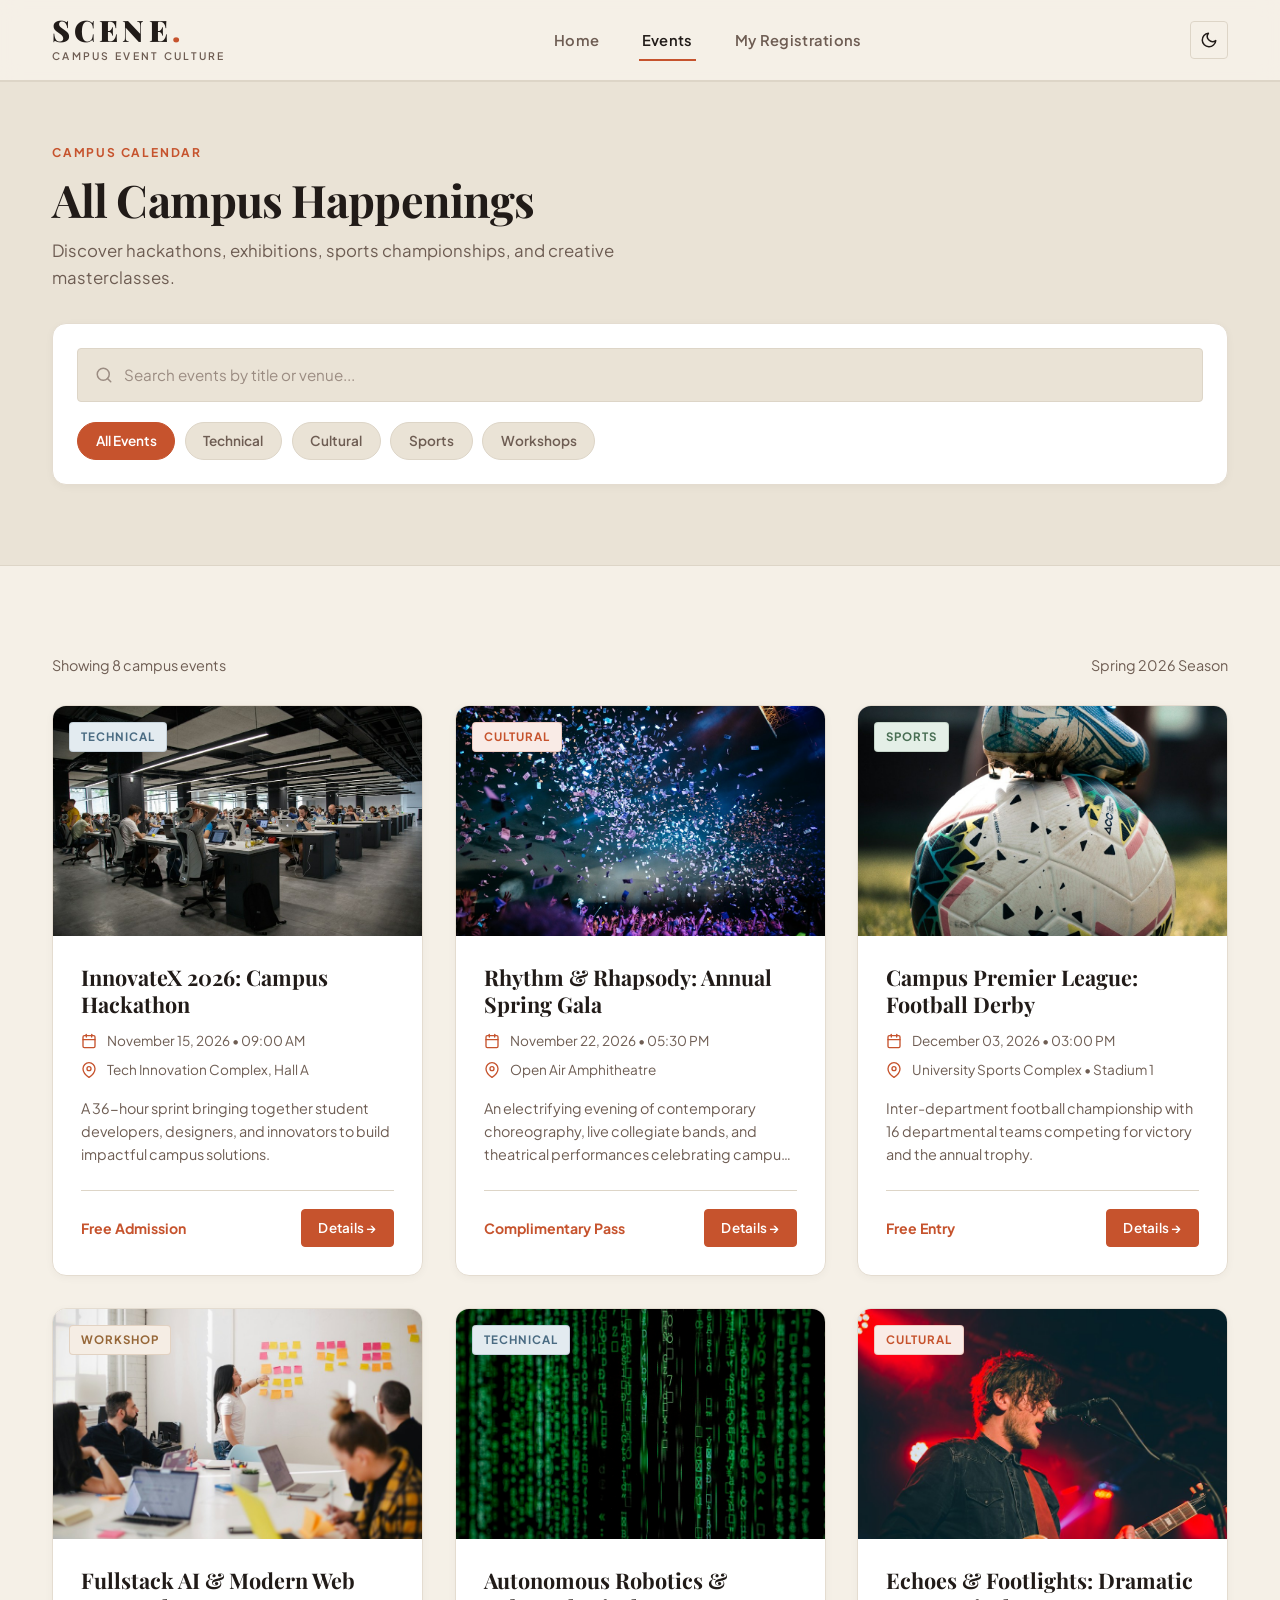
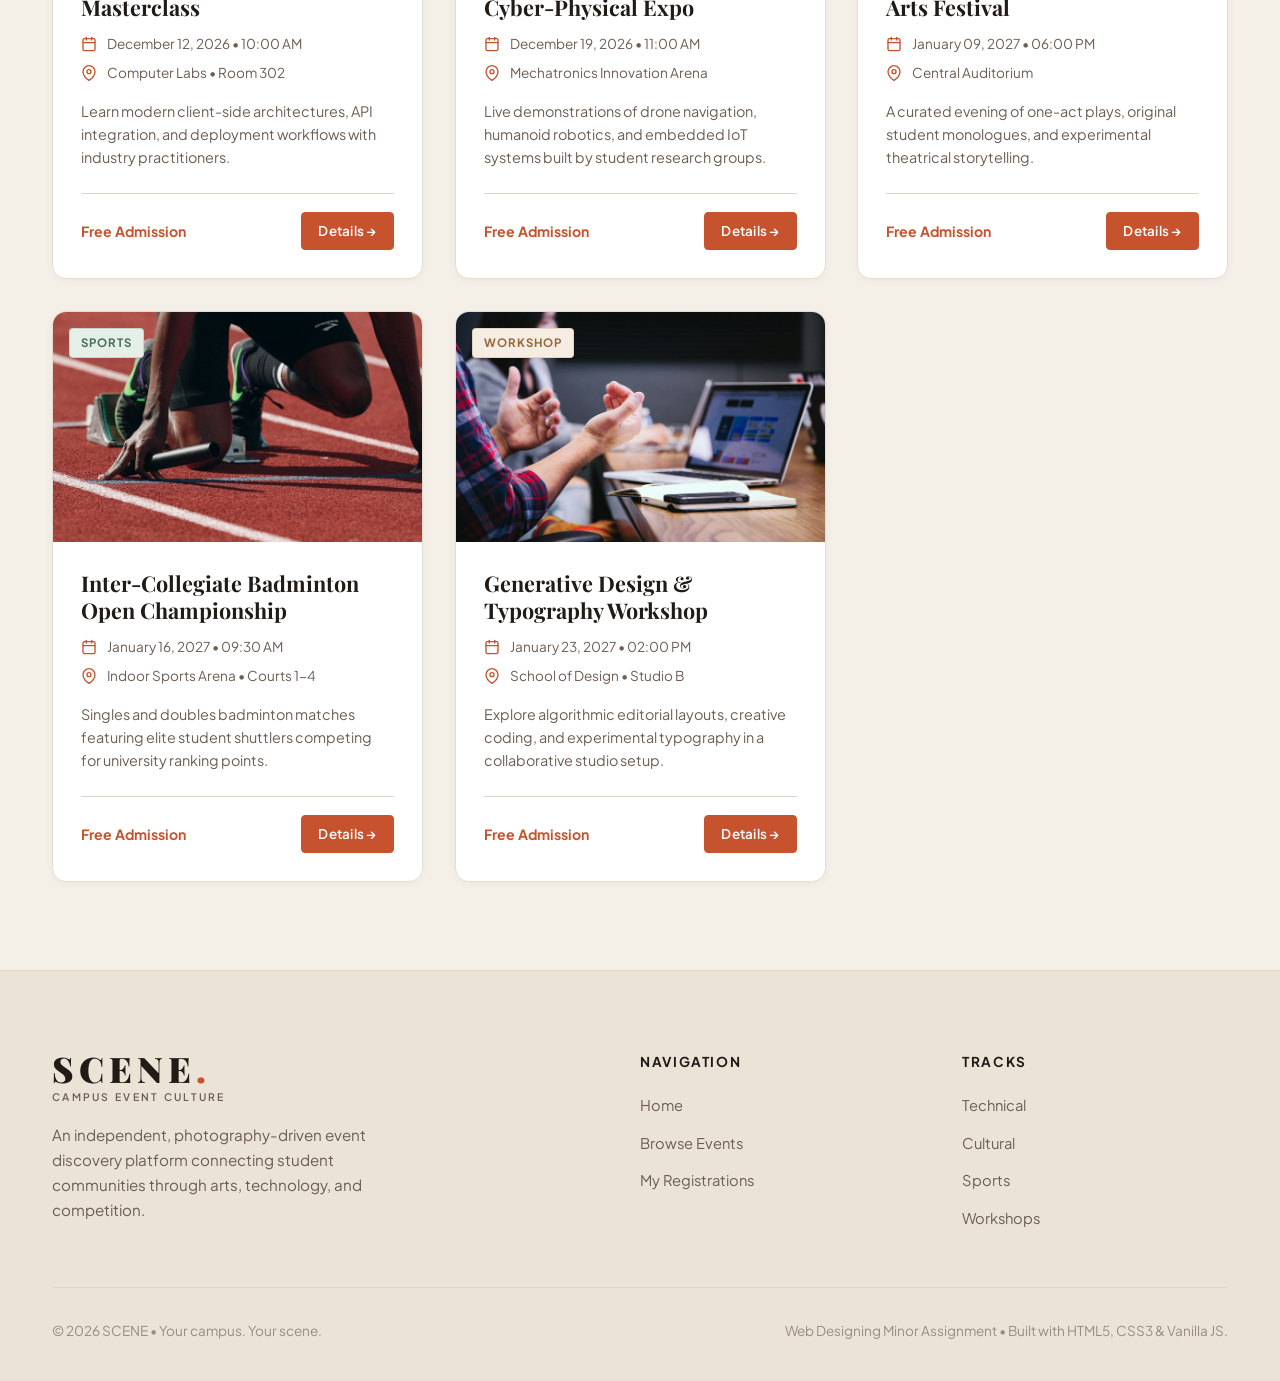
<file: events.html>
<!DOCTYPE html>
<html lang="en">
<head>
  <meta charset="UTF-8">
  <meta name="viewport" content="width=device-width, initial-scale=1.0">
  <script>
    (function() {
      try {
        if (localStorage.getItem('scene_theme') === 'dark') {
          document.documentElement.setAttribute('data-theme', 'dark');
        }
      } catch (e) {}
    })();
  </script>
  <title>Events &mdash; SCENE</title>
  <meta name="description" content="Browse, search, and discover all upcoming campus hackathons, arts galas, sports derbies, and workshops on SCENE.">
    <!-- Google Fonts Preconnect and Canonical Block Display Stylesheet -->
  <link rel="preconnect" href="https://fonts.googleapis.com">
  <link rel="preconnect" href="https://fonts.gstatic.com" crossorigin>
  <link rel="stylesheet" href="https://fonts.googleapis.com/css2?family=JetBrains+Mono:wght@500;600&family=Playfair+Display:ital,wght@0,400;0,600;0,700;0,900;1,400;1,600&family=Plus+Jakarta+Sans:wght@400;500;600;700&display=block">
  <link rel="stylesheet" href="css/style.css">
</head>
<body>
  <!-- Scroll Progress Indicator -->
  <div id="scroll-progress" aria-hidden="true"></div>
  <!-- Accessibility Skip Link -->
  <a href="#main-content" class="skip-link">Skip to main content</a>

  <!-- Minimal Editorial Site Header -->
  <header class="site-header">
    <div class="container nav-container">
      <a href="index.html" class="brand-wordmark" aria-label="SCENE Homepage">
        <span class="brand-title">SCENE<span class="brand-dot">.</span></span>
        <span class="brand-tagline">Campus Event Culture</span>
      </a>

      <!-- Navigation Links -->
      <nav aria-label="Main Navigation">
        <ul class="nav-links" id="primary-navigation">
          <li><a href="index.html" class="nav-link">Home</a></li>
          <li><a href="events.html" class="nav-link active" aria-current="page">Events</a></li>
          <li><a href="registrations.html" class="nav-link">My Registrations</a></li>
        </ul>
      </nav>
      <div class="nav-actions">
        <!-- Theme Toggle Button -->
        <button id="theme-toggle-btn" class="theme-toggle-btn" aria-label="Switch to dark mode" type="button" title="Switch to dark mode">
          <svg class="theme-icon-moon" width="18" height="18" viewBox="0 0 24 24" fill="none" stroke="currentColor" stroke-width="2" stroke-linecap="round" stroke-linejoin="round" aria-hidden="true">
            <path d="M21 12.79A9 9 0 1 1 11.21 3 7 7 0 0 0 21 12.79z"></path>
          </svg>
          <svg class="theme-icon-sun" width="18" height="18" viewBox="0 0 24 24" fill="none" stroke="currentColor" stroke-width="2" stroke-linecap="round" stroke-linejoin="round" aria-hidden="true">
            <circle cx="12" cy="12" r="5"></circle>
            <line x1="12" y1="1" x2="12" y2="3"></line>
            <line x1="12" y1="21" x2="12" y2="23"></line>
            <line x1="4.22" y1="4.22" x2="5.64" y2="5.64"></line>
            <line x1="18.36" y1="18.36" x2="19.78" y2="19.78"></line>
            <line x1="1" y1="12" x2="3" y2="12"></line>
            <line x1="21" y1="12" x2="23" y2="12"></line>
            <line x1="4.22" y1="19.78" x2="5.64" y2="18.36"></line>
            <line x1="18.36" y1="5.64" x2="19.78" y2="4.22"></line>
          </svg>
        </button>

        <!-- Mobile Navigation Toggle -->
        <button class="mobile-nav-toggle" aria-controls="primary-navigation" aria-expanded="false" aria-label="Toggle navigation menu">
          <svg width="22" height="22" viewBox="0 0 24 24" fill="none" stroke="currentColor" stroke-width="2" stroke-linecap="round" stroke-linejoin="round" aria-hidden="true">
            <line x1="3" y1="12" x2="21" y2="12"></line>
            <line x1="3" y1="6" x2="21" y2="6"></line>
            <line x1="3" y1="18" x2="21" y2="18"></line>
          </svg>
        </button>
      </div>
    </div>
  </header>

  <!-- Main Content Area -->
  <main id="main-content" class="main-content">
    <!-- Catalog Header & Toolbar -->
    <section class="section-alt" style="padding: 3.5rem 0 2.5rem;">
      <div class="container">
        <div class="section-header" style="margin-bottom: 2rem;">
          <span class="section-eyebrow">Campus Calendar</span>
          <h1 class="section-title">All Campus Happenings</h1>
          <p class="section-subtitle">Discover hackathons, exhibitions, sports championships, and creative masterclasses.</p>
        </div>

        <!-- Filter & Search Toolbar -->
        <div class="toolbar-wrap">
          <div class="search-box-wrap">
            <svg class="search-icon" width="18" height="18" viewBox="0 0 24 24" fill="none" stroke="currentColor" stroke-width="2" stroke-linecap="round" stroke-linejoin="round" aria-hidden="true">
              <circle cx="11" cy="11" r="8"></circle>
              <line x1="21" y1="21" x2="16.65" y2="16.65"></line>
            </svg>
            <input type="search"
                   id="event-search-input"
                   class="search-input"
                   placeholder="Search events by title or venue..."
                   aria-label="Search events by title or venue">
          </div>

          <div class="filter-pills" role="toolbar" aria-label="Event category filters">
            <button class="filter-pill active" data-category="All" type="button">All Events</button>
            <button class="filter-pill" data-category="Technical" type="button">Technical</button>
            <button class="filter-pill" data-category="Cultural" type="button">Cultural</button>
            <button class="filter-pill" data-category="Sports" type="button">Sports</button>
            <button class="filter-pill" data-category="Workshop" type="button">Workshops</button>
          </div>
        </div>
      </div>
    </section>

    <!-- Events Catalog List -->
    <section class="section">
      <div class="container">
        <div class="catalog-header-bar">
          <span id="events-count-badge">Showing 4 featured campus events</span>
          <span>Spring 2026 Season</span>
        </div>

        <!-- Event Cards Grid -->
        <div class="events-grid" id="events-catalog-grid">
          <!-- Card 1: Technical -->
          <article class="event-card">
            <div class="event-card-media">
              <img src="assets/images/event-hackathon.jpg"
                   alt="InnovateX 2026 Campus Hackathon"
                   class="event-card-img"
                   loading="lazy"
                   data-fallback="assets/images/placeholder.svg">
              <div class="event-card-badge-wrap">
                <span class="badge badge-tech">Technical</span>
              </div>
            </div>
            <div class="event-card-body">
              <h2 class="event-card-title">InnovateX 2026: Campus Hackathon</h2>
              <div class="event-meta-list">
                <div class="event-meta-item">
                  <svg class="event-meta-icon" width="16" height="16" viewBox="0 0 24 24" fill="none" stroke="currentColor" stroke-width="2" stroke-linecap="round" stroke-linejoin="round" aria-hidden="true">
                    <rect x="3" y="4" width="18" height="18" rx="2" ry="2"></rect>
                    <line x1="16" y1="2" x2="16" y2="6"></line>
                    <line x1="8" y1="2" x2="8" y2="6"></line>
                    <line x1="3" y1="10" x2="21" y2="10"></line>
                  </svg>
                  <span>March 28, 2026 &bull; 09:00 AM</span>
                </div>
                <div class="event-meta-item">
                  <svg class="event-meta-icon" width="16" height="16" viewBox="0 0 24 24" fill="none" stroke="currentColor" stroke-width="2" stroke-linecap="round" stroke-linejoin="round" aria-hidden="true">
                    <path d="M21 10c0 7-9 13-9 13s-9-6-9-13a9 9 0 0 1 18 0z"></path>
                    <circle cx="12" cy="10" r="3"></circle>
                  </svg>
                  <span>Tech Innovation Complex, Hall A</span>
                </div>
              </div>
              <p class="event-card-desc">
                A 36-hour sprint bringing together student developers, designers, and innovators to build impactful campus solutions.
              </p>
              <div class="event-card-footer">
                <span class="event-price-tag">Free Entry</span>
                <a href="event-details.html?id=tech-01" class="btn btn-primary btn-sm">Details &rarr;</a>
              </div>
            </div>
          </article>

          <!-- Card 2: Cultural -->
          <article class="event-card">
            <div class="event-card-media">
              <img src="assets/images/event-gala.jpg"
                   alt="Rhythm &amp; Rhapsody Annual Gala"
                   class="event-card-img"
                   loading="lazy"
                   data-fallback="assets/images/placeholder.svg">
              <div class="event-card-badge-wrap">
                <span class="badge badge-cultural">Cultural</span>
              </div>
            </div>
            <div class="event-card-body">
              <h2 class="event-card-title">Rhythm &amp; Rhapsody: Annual Gala</h2>
              <div class="event-meta-list">
                <div class="event-meta-item">
                  <svg class="event-meta-icon" width="16" height="16" viewBox="0 0 24 24" fill="none" stroke="currentColor" stroke-width="2" stroke-linecap="round" stroke-linejoin="round" aria-hidden="true">
                    <rect x="3" y="4" width="18" height="18" rx="2" ry="2"></rect>
                    <line x1="16" y1="2" x2="16" y2="6"></line>
                    <line x1="8" y1="2" x2="8" y2="6"></line>
                    <line x1="3" y1="10" x2="21" y2="10"></line>
                  </svg>
                  <span>April 04, 2026 &bull; 05:30 PM</span>
                </div>
                <div class="event-meta-item">
                  <svg class="event-meta-icon" width="16" height="16" viewBox="0 0 24 24" fill="none" stroke="currentColor" stroke-width="2" stroke-linecap="round" stroke-linejoin="round" aria-hidden="true">
                    <path d="M21 10c0 7-9 13-9 13s-9-6-9-13a9 9 0 0 1 18 0z"></path>
                    <circle cx="12" cy="10" r="3"></circle>
                  </svg>
                  <span>Open Air Amphitheatre</span>
                </div>
              </div>
              <p class="event-card-desc">
                An evening celebrating artistic expression with dance performances, classical and rock bands, and theatrical acts.
              </p>
              <div class="event-card-footer">
                <span class="event-price-tag">Free Entry</span>
                <a href="event-details.html?id=cult-01" class="btn btn-primary btn-sm">Details &rarr;</a>
              </div>
            </div>
          </article>

          <!-- Card 3: Sports -->
          <article class="event-card">
            <div class="event-card-media">
              <img src="assets/images/event-sports.jpg"
                   alt="Campus Premier League Football"
                   class="event-card-img"
                   loading="lazy"
                   data-fallback="assets/images/placeholder.svg">
              <div class="event-card-badge-wrap">
                <span class="badge badge-sports">Sports</span>
              </div>
            </div>
            <div class="event-card-body">
              <h2 class="event-card-title">Campus Premier League: Football</h2>
              <div class="event-meta-list">
                <div class="event-meta-item">
                  <svg class="event-meta-icon" width="16" height="16" viewBox="0 0 24 24" fill="none" stroke="currentColor" stroke-width="2" stroke-linecap="round" stroke-linejoin="round" aria-hidden="true">
                    <rect x="3" y="4" width="18" height="18" rx="2" ry="2"></rect>
                    <line x1="16" y1="2" x2="16" y2="6"></line>
                    <line x1="8" y1="2" x2="8" y2="6"></line>
                    <line x1="3" y1="10" x2="21" y2="10"></line>
                  </svg>
                  <span>April 11, 2026 &bull; 03:00 PM</span>
                </div>
                <div class="event-meta-item">
                  <svg class="event-meta-icon" width="16" height="16" viewBox="0 0 24 24" fill="none" stroke="currentColor" stroke-width="2" stroke-linecap="round" stroke-linejoin="round" aria-hidden="true">
                    <path d="M21 10c0 7-9 13-9 13s-9-6-9-13a9 9 0 0 1 18 0z"></path>
                    <circle cx="12" cy="10" r="3"></circle>
                  </svg>
                  <span>University Sports Complex &bull; Stadium 1</span>
                </div>
              </div>
              <p class="event-card-desc">
                Inter-department football championship with 16 departmental teams competing for victory and the annual cup.
              </p>
              <div class="event-card-footer">
                <span class="event-price-tag">Free Entry</span>
                <a href="event-details.html?id=sport-01" class="btn btn-primary btn-sm">Details &rarr;</a>
              </div>
            </div>
          </article>

          <!-- Card 4: Workshop -->
          <article class="event-card">
            <div class="event-card-media">
              <img src="assets/images/cat-workshop.jpg"
                   alt="Modern Web Development Workshop"
                   class="event-card-img"
                   loading="lazy"
                   data-fallback="assets/images/placeholder.svg">
              <div class="event-card-badge-wrap">
                <span class="badge badge-workshop">Workshop</span>
              </div>
            </div>
            <div class="event-card-body">
              <h2 class="event-card-title">Fullstack AI Masterclass</h2>
              <div class="event-meta-list">
                <div class="event-meta-item">
                  <svg class="event-meta-icon" width="16" height="16" viewBox="0 0 24 24" fill="none" stroke="currentColor" stroke-width="2" stroke-linecap="round" stroke-linejoin="round" aria-hidden="true">
                    <rect x="3" y="4" width="18" height="18" rx="2" ry="2"></rect>
                    <line x1="16" y1="2" x2="16" y2="6"></line>
                    <line x1="8" y1="2" x2="8" y2="6"></line>
                    <line x1="3" y1="10" x2="21" y2="10"></line>
                  </svg>
                  <span>April 18, 2026 &bull; 10:00 AM</span>
                </div>
                <div class="event-meta-item">
                  <svg class="event-meta-icon" width="16" height="16" viewBox="0 0 24 24" fill="none" stroke="currentColor" stroke-width="2" stroke-linecap="round" stroke-linejoin="round" aria-hidden="true">
                    <path d="M21 10c0 7-9 13-9 13s-9-6-9-13a9 9 0 0 1 18 0z"></path>
                    <circle cx="12" cy="10" r="3"></circle>
                  </svg>
                  <span>Computer Labs &bull; Room 302</span>
                </div>
              </div>
              <p class="event-card-desc">
                Learn modern client-side architectures, API integration, and deployment workflows with industry practitioners.
              </p>
              <div class="event-card-footer">
                <span class="event-price-tag">Free Entry</span>
                <a href="event-details.html?id=work-01" class="btn btn-primary btn-sm">Details &rarr;</a>
              </div>
            </div>
          </article>
        </div>
      </div>
    </section>
  </main>

  <!-- Minimal Editorial Site Footer -->
  <footer class="site-footer">
    <div class="container">
      <div class="footer-grid">
        <div class="footer-brand">
          <div class="brand-wordmark">
            <span class="brand-title">SCENE<span class="brand-dot">.</span></span>
            <span class="brand-tagline">Campus Event Culture</span>
          </div>
          <p class="footer-desc">
            An independent, photography-driven event discovery platform connecting student communities through arts, technology, and competition.
          </p>
        </div>

        <div class="footer-col">
          <h4>Navigation</h4>
          <ul class="footer-links">
            <li><a href="index.html">Home</a></li>
            <li><a href="events.html">Browse Events</a></li>
            <li><a href="registrations.html">My Registrations</a></li>
          </ul>
        </div>

        <div class="footer-col">
          <h4>Tracks</h4>
          <ul class="footer-links">
            <li><a href="events.html?category=Technical">Technical</a></li>
            <li><a href="events.html?category=Cultural">Cultural</a></li>
            <li><a href="events.html?category=Sports">Sports</a></li>
            <li><a href="events.html?category=Workshop">Workshops</a></li>
          </ul>
        </div>
      </div>

      <div class="footer-bottom">
        <p>&copy; 2026 SCENE &bull; Your campus. Your scene.</p>
        <p>Web Designing Minor Assignment &bull; Built with HTML5, CSS3 &amp; Vanilla JS.</p>
      </div>
    </div>
  </footer>

  <script src="js/events.js"></script>
  <script src="js/main.js"></script>

  <!-- Back-to-Top Button -->
  <button id="back-to-top" aria-label="Back to top" title="Back to top">
    <svg width="18" height="18" viewBox="0 0 24 24" fill="none" stroke="currentColor" stroke-width="2.5" stroke-linecap="round" stroke-linejoin="round" aria-hidden="true">
      <polyline points="18 15 12 9 6 15"></polyline>
    </svg>
  </button>
</body>
</html>
</file>
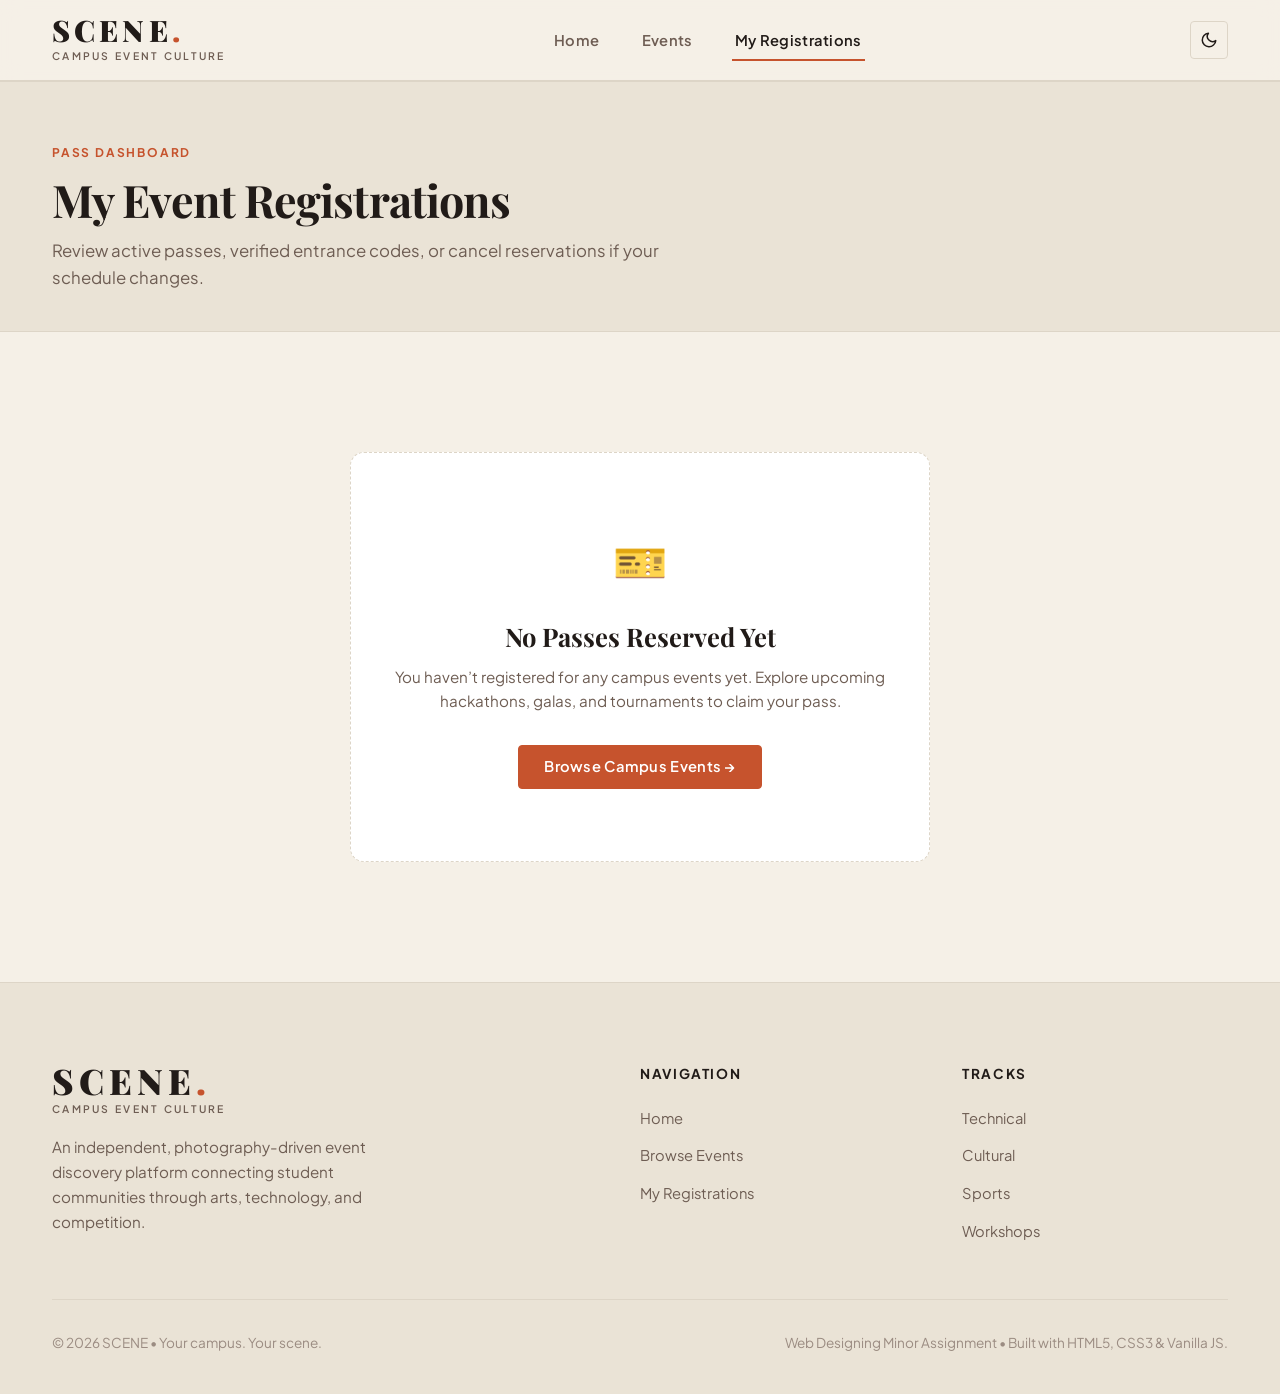
<file: registrations.html>
<!DOCTYPE html>
<html lang="en">
<head>
  <meta charset="UTF-8">
  <meta name="viewport" content="width=device-width, initial-scale=1.0">
  <script>
    (function() {
      try {
        if (localStorage.getItem('scene_theme') === 'dark') {
          document.documentElement.setAttribute('data-theme', 'dark');
        }
      } catch (e) {}
    })();
  </script>
  <title>My Registrations &mdash; SCENE</title>
  <meta name="description" content="View and manage all your campus event passes and reservations on SCENE.">
    <!-- Google Fonts Preconnect and Canonical Block Display Stylesheet -->
  <link rel="preconnect" href="https://fonts.googleapis.com">
  <link rel="preconnect" href="https://fonts.gstatic.com" crossorigin>
  <link rel="stylesheet" href="https://fonts.googleapis.com/css2?family=JetBrains+Mono:wght@500;600&family=Playfair+Display:ital,wght@0,400;0,600;0,700;0,900;1,400;1,600&family=Plus+Jakarta+Sans:wght@400;500;600;700&display=block">
  <link rel="stylesheet" href="css/style.css">
</head>
<body>
  <!-- Scroll Progress Indicator -->
  <div id="scroll-progress" aria-hidden="true"></div>
  <!-- Accessibility Skip Link -->
  <a href="#main-content" class="skip-link">Skip to main content</a>

  <!-- Minimal Editorial Site Header -->
  <header class="site-header">
    <div class="container nav-container">
      <a href="index.html" class="brand-wordmark" aria-label="SCENE Homepage">
        <span class="brand-title">SCENE<span class="brand-dot">.</span></span>
        <span class="brand-tagline">Campus Event Culture</span>
      </a>

      <!-- Navigation Links -->
      <nav aria-label="Main Navigation">
        <ul class="nav-links" id="primary-navigation">
          <li><a href="index.html" class="nav-link">Home</a></li>
          <li><a href="events.html" class="nav-link">Events</a></li>
          <li><a href="registrations.html" class="nav-link active" aria-current="page">My Registrations</a></li>
        </ul>
      </nav>
      <div class="nav-actions">
        <!-- Theme Toggle Button -->
        <button id="theme-toggle-btn" class="theme-toggle-btn" aria-label="Switch to dark mode" type="button" title="Switch to dark mode">
          <svg class="theme-icon-moon" width="18" height="18" viewBox="0 0 24 24" fill="none" stroke="currentColor" stroke-width="2" stroke-linecap="round" stroke-linejoin="round" aria-hidden="true">
            <path d="M21 12.79A9 9 0 1 1 11.21 3 7 7 0 0 0 21 12.79z"></path>
          </svg>
          <svg class="theme-icon-sun" width="18" height="18" viewBox="0 0 24 24" fill="none" stroke="currentColor" stroke-width="2" stroke-linecap="round" stroke-linejoin="round" aria-hidden="true">
            <circle cx="12" cy="12" r="5"></circle>
            <line x1="12" y1="1" x2="12" y2="3"></line>
            <line x1="12" y1="21" x2="12" y2="23"></line>
            <line x1="4.22" y1="4.22" x2="5.64" y2="5.64"></line>
            <line x1="18.36" y1="18.36" x2="19.78" y2="19.78"></line>
            <line x1="1" y1="12" x2="3" y2="12"></line>
            <line x1="21" y1="12" x2="23" y2="12"></line>
            <line x1="4.22" y1="19.78" x2="5.64" y2="18.36"></line>
            <line x1="18.36" y1="5.64" x2="19.78" y2="4.22"></line>
          </svg>
        </button>

        <!-- Mobile Navigation Toggle -->
        <button class="mobile-nav-toggle" aria-controls="primary-navigation" aria-expanded="false" aria-label="Toggle navigation menu">
          <svg width="22" height="22" viewBox="0 0 24 24" fill="none" stroke="currentColor" stroke-width="2" stroke-linecap="round" stroke-linejoin="round" aria-hidden="true">
            <line x1="3" y1="12" x2="21" y2="12"></line>
            <line x1="3" y1="6" x2="21" y2="6"></line>
            <line x1="3" y1="18" x2="21" y2="18"></line>
          </svg>
        </button>
      </div>
    </div>
  </header>

  <!-- Main Content Area -->
  <main id="main-content" class="main-content">
    <section class="section-alt" style="padding: 3.5rem 0 2.5rem;">
      <div class="container">
        <div class="section-header" style="margin-bottom: 0;">
          <span class="section-eyebrow">Pass Dashboard</span>
          <h1 class="section-title">My Event Registrations</h1>
          <p class="section-subtitle">Review active passes, verified entrance codes, or cancel reservations if your schedule changes.</p>
        </div>
      </div>
    </section>

    <section class="section">
      <div class="container">
        <!-- Registration Ticket Cards Grid -->
        <div class="registrations-grid" id="registrations-list-container">
          <!-- Ticket 1 -->
          <article class="registration-card">
            <div class="reg-card-header">
              <span class="reg-id-badge">SCENE-2026-1042</span>
              <span class="badge badge-tech">Technical</span>
            </div>
            
            <div>
              <h2 class="reg-event-title">InnovateX 2026: Campus Hackathon</h2>
              <div style="font-size: 0.85rem; color: var(--text-dim); margin-top: 0.35rem; font-family: var(--font-sans);">
                Registered on March 01, 2026 &bull; Confirmed Pass
              </div>
            </div>

            <div class="reg-meta-box">
              <div class="reg-detail-row">
                <span>Attendee</span>
                <span>Rahul Sharma</span>
              </div>
              <div class="reg-detail-row">
                <span>Email</span>
                <span>rahul.sharma@kiit.ac.in</span>
              </div>
              <div class="reg-detail-row">
                <span>Contact</span>
                <span>+91 9876543210</span>
              </div>
              <div class="reg-detail-row">
                <span>Event Date</span>
                <span>March 28, 2026 &bull; 09:00 AM</span>
              </div>
              <div class="reg-detail-row">
                <span>Venue</span>
                <span>Tech Complex Hall A</span>
              </div>
            </div>

            <div class="reg-card-footer">
              <button type="button" class="btn btn-subtle btn-sm" aria-label="Cancel registration for InnovateX 2026">
                Cancel Pass
              </button>
            </div>
          </article>

          <!-- Ticket 2 -->
          <article class="registration-card">
            <div class="reg-card-header">
              <span class="reg-id-badge">SCENE-2026-1098</span>
              <span class="badge badge-cultural">Cultural</span>
            </div>
            
            <div>
              <h2 class="reg-event-title">Rhythm &amp; Rhapsody: Annual Gala</h2>
              <div style="font-size: 0.85rem; color: var(--text-dim); margin-top: 0.35rem; font-family: var(--font-sans);">
                Registered on March 03, 2026 &bull; Confirmed Pass
              </div>
            </div>

            <div class="reg-meta-box">
              <div class="reg-detail-row">
                <span>Attendee</span>
                <span>Rahul Sharma</span>
              </div>
              <div class="reg-detail-row">
                <span>Email</span>
                <span>rahul.sharma@kiit.ac.in</span>
              </div>
              <div class="reg-detail-row">
                <span>Contact</span>
                <span>+91 9876543210</span>
              </div>
              <div class="reg-detail-row">
                <span>Event Date</span>
                <span>April 04, 2026 &bull; 05:30 PM</span>
              </div>
              <div class="reg-detail-row">
                <span>Venue</span>
                <span>Open Air Amphitheatre</span>
              </div>
            </div>

            <div class="reg-card-footer">
              <button type="button" class="btn btn-subtle btn-sm" aria-label="Cancel registration for Rhythm &amp; Rhapsody">
                Cancel Pass
              </button>
            </div>
          </article>
        </div>
      </div>
    </section>
  </main>

  <!-- Minimal Editorial Site Footer -->
  <footer class="site-footer">
    <div class="container">
      <div class="footer-grid">
        <div class="footer-brand">
          <div class="brand-wordmark">
            <span class="brand-title">SCENE<span class="brand-dot">.</span></span>
            <span class="brand-tagline">Campus Event Culture</span>
          </div>
          <p class="footer-desc">
            An independent, photography-driven event discovery platform connecting student communities through arts, technology, and competition.
          </p>
        </div>

        <div class="footer-col">
          <h4>Navigation</h4>
          <ul class="footer-links">
            <li><a href="index.html">Home</a></li>
            <li><a href="events.html">Browse Events</a></li>
            <li><a href="registrations.html">My Registrations</a></li>
          </ul>
        </div>

        <div class="footer-col">
          <h4>Tracks</h4>
          <ul class="footer-links">
            <li><a href="events.html?category=Technical">Technical</a></li>
            <li><a href="events.html?category=Cultural">Cultural</a></li>
            <li><a href="events.html?category=Sports">Sports</a></li>
            <li><a href="events.html?category=Workshop">Workshops</a></li>
          </ul>
        </div>
      </div>

      <div class="footer-bottom">
        <p>&copy; 2026 SCENE &bull; Your campus. Your scene.</p>
        <p>Web Designing Minor Assignment &bull; Built with HTML5, CSS3 &amp; Vanilla JS.</p>
      </div>
    </div>
  </footer>

  <!-- Cancellation Confirmation Modal -->
  <div id="cancel-confirm-modal" class="modal-backdrop" aria-hidden="true" role="dialog" aria-labelledby="modal-cancel-title">
    <div class="modal-dialog">
      <div class="modal-header">
        <h3 id="modal-cancel-title" class="modal-title">Cancel Registration Pass</h3>
        <button type="button" class="modal-close-x modal-close-trigger" aria-label="Close dialog">&times;</button>
      </div>
      <div class="modal-body">
        <p>
          Are you sure you want to cancel your pass for <strong id="cancel-modal-event-title" style="color: var(--text-main);">this event</strong>?
        </p>
        <p style="font-size: 0.88rem; color: var(--primary); margin-top: 0.75rem;">
          Your spot will be released immediately to other students. This action cannot be undone.
        </p>
      </div>
      <div class="modal-footer">
        <button type="button" class="btn btn-outline modal-close-trigger">Keep Pass</button>
        <button type="button" id="confirm-cancel-action-btn" class="btn btn-primary">
          Yes, Cancel Pass
        </button>
      </div>
    </div>
  </div>

  <script src="js/events.js"></script>
  <script src="js/storage.js"></script>
  <script src="js/registration.js"></script>
  <script src="js/main.js"></script>

  <!-- Back-to-Top Button -->
  <button id="back-to-top" aria-label="Back to top" title="Back to top">
    <svg width="18" height="18" viewBox="0 0 24 24" fill="none" stroke="currentColor" stroke-width="2.5" stroke-linecap="round" stroke-linejoin="round" aria-hidden="true">
      <polyline points="18 15 12 9 6 15"></polyline>
    </svg>
  </button>
</body>
</html>
</file>
<file: css/style.css>
/* ==========================================================================
   SCENE - Design System & Global Stylesheet
   Direction: Editorial • Nostalgic • Contemporary • Photography-driven
   Palette: Warm Ivory (#F5F0E7), Deep Espresso (#211B18), Burnt Orange (#C6532D)
   Typography: Playfair Display (Serif) + Plus Jakarta Sans (Sans-serif)
   ========================================================================== */


:root {
  /* Color Palette */
  --bg-main: #F5F0E7;
  --bg-surface: #EAE3D6;
  --bg-surface-alt: #E2DAC9;
  --bg-card: #FFFFFF;
  --bg-dark: #211B18;

  --text-main: #211B18;
  --text-muted: #6E5D53;
  --text-dim: #9B8C82;
  --text-inverse: #F5F0E7;

  --primary: #C6532D;
  --primary-hover: #A84220;
  --primary-subtle: rgba(198, 83, 45, 0.1);
  --accent-blue: #7E97A6;
  --accent-blue-subtle: rgba(126, 151, 166, 0.15);

  --border-subtle: #DDD5C7;
  --border-strong: #211B18;
  --border-card: #E4DCD0;

  /* Category Tones */
  --cat-tech: #4A6B82;
  --cat-tech-bg: #E3EBF0;
  --cat-cultural: #C6532D;
  --cat-cultural-bg: #F9EBE6;
  --cat-sports: #486E53;
  --cat-sports-bg: #E4EFE7;
  --cat-workshop: #966738;
  --cat-workshop-bg: #F5EDE4;

  /* Typography */
  --font-serif: 'Playfair Display', Georgia, Cambria, 'Times New Roman', serif;
  --font-sans: 'Plus Jakarta Sans', -apple-system, BlinkMacSystemFont, 'Segoe UI', Roboto, sans-serif;
  --font-mono: 'JetBrains Mono', 'Fira Code', monospace;

  /* Tactile Sizing & Radius */
  --radius-sm: 4px;
  --radius-md: 8px;
  --radius-lg: 14px;
  --radius-full: 9999px;

  --shadow-subtle: 0 2px 8px rgba(33, 27, 24, 0.04);
  --shadow-card: 0 4px 16px rgba(33, 27, 24, 0.06);
  --shadow-hover: 0 12px 28px rgba(33, 27, 24, 0.12);

  --transition-fast: 180ms ease;
  --transition-normal: 260ms ease;
  --container-max: 1240px;
}

/* Base Reset */
*, *::before, *::after {
  box-sizing: border-box;
  margin: 0;
  padding: 0;
}

html {
  font-family: var(--font-sans);
  background-color: var(--bg-main);
  color: var(--text-main);
  scroll-behavior: smooth;
  line-height: 1.6;
}

body {
  background-color: var(--bg-main);
  color: var(--text-main);
  min-height: 100vh;
  display: flex;
  flex-direction: column;
  -webkit-font-smoothing: antialiased;
}

img {
  display: block;
  max-width: 100%;
}

svg {
  display: block;
  flex-shrink: 0;
}

/* Strictly Constrained SVG Icon Sizing */
.search-icon {
  width: 18px;
  height: 18px;
  min-width: 18px;
  min-height: 18px;
  max-width: 18px;
  max-height: 18px;
  position: absolute;
  left: 1.1rem;
  top: 50%;
  transform: translateY(-50%);
  color: var(--text-dim);
  pointer-events: none;
}

.event-meta-icon {
  width: 16px;
  height: 16px;
  min-width: 16px;
  min-height: 16px;
  max-width: 16px;
  max-height: 16px;
  color: var(--primary);
}

.sidebar-info-icon {
  width: 18px;
  height: 18px;
  min-width: 18px;
  min-height: 18px;
  max-width: 18px;
  max-height: 18px;
  color: var(--primary);
  margin-top: 2px;
}

a {
  color: inherit;
  text-decoration: none;
  transition: color var(--transition-fast), opacity var(--transition-fast);
}

button, input, select, textarea {
  font: inherit;
  color: inherit;
}

/* Accessibility */
:focus-visible {
  outline: 2px solid var(--primary);
  outline-offset: 3px;
}

.skip-link {
  position: absolute;
  top: -100px;
  left: 1.5rem;
  background: var(--text-main);
  color: var(--bg-main);
  padding: 0.6rem 1.2rem;
  z-index: 1000;
  border-radius: var(--radius-sm);
  font-weight: 600;
  font-size: 0.9rem;
  transition: top var(--transition-fast);
}

.skip-link:focus {
  top: 1.5rem;
}

/* Layout Utilities */
.container {
  width: 100%;
  max-width: var(--container-max);
  margin-left: auto;
  margin-right: auto;
  padding-left: 2rem;
  padding-right: 2rem;
}

.main-content {
  flex: 1 0 auto;
}

.section {
  padding: 5.5rem 0;
}

.section-alt {
  background-color: var(--bg-surface);
  border-top: 1px solid var(--border-subtle);
  border-bottom: 1px solid var(--border-subtle);
}

.section-header {
  margin-bottom: 3rem;
}

.section-header-center {
  text-align: center;
}

.section-eyebrow {
  display: inline-block;
  font-family: var(--font-sans);
  font-size: 0.75rem;
  font-weight: 700;
  text-transform: uppercase;
  letter-spacing: 0.15em;
  color: var(--primary);
  margin-bottom: 0.75rem;
}

.section-title {
  font-family: var(--font-serif);
  font-size: clamp(2rem, 3.5vw, 3rem);
  font-weight: 700;
  line-height: 1.15;
  letter-spacing: -0.02em;
  color: var(--text-main);
}

.section-subtitle {
  color: var(--text-muted);
  font-size: 1.05rem;
  max-width: 660px;
  margin-top: 0.75rem;
  line-height: 1.6;
}

/* ==========================================================================
   Header & Navigation
   ========================================================================== */
.site-header {
  position: sticky;
  top: 0;
  z-index: 100;
  background: rgba(245, 240, 231, 0.94);
  backdrop-filter: blur(10px);
  border-bottom: 1px solid var(--border-subtle);
}

.nav-container {
  display: flex;
  align-items: center;
  justify-content: space-between;
  height: 5rem;
}

/* Typographic SCENE Wordmark */
.brand-wordmark {
  display: flex;
  flex-direction: column;
}

.brand-title {
  font-family: var(--font-serif);
  font-size: 1.85rem;
  font-weight: 900;
  letter-spacing: 0.14em;
  color: var(--text-main);
  line-height: 1;
}

.brand-dot {
  color: var(--primary);
}

.brand-tagline {
  font-family: var(--font-sans);
  font-size: 0.65rem;
  font-weight: 600;
  letter-spacing: 0.22em;
  text-transform: uppercase;
  color: var(--text-muted);
  margin-top: 0.2rem;
}

.nav-links {
  display: flex;
  align-items: center;
  gap: 2.25rem;
  list-style: none;
}

.nav-link {
  font-family: var(--font-sans);
  font-size: 0.92rem;
  font-weight: 600;
  color: var(--text-muted);
  padding: 0.5rem 0.2rem;
  position: relative;
  letter-spacing: 0.02em;
}

.nav-link:hover {
  color: var(--text-main);
}

.nav-link.active {
  color: var(--text-main);
}

.nav-link.active::after {
  content: '';
  position: absolute;
  bottom: -4px;
  left: 0;
  right: 0;
  height: 2px;
  background-color: var(--primary);
}

.nav-actions {
  display: flex;
  align-items: center;
  gap: 1rem;
}

.mobile-nav-toggle {
  display: none;
  background: transparent;
  border: 1px solid var(--border-subtle);
  color: var(--text-main);
  padding: 0.5rem;
  border-radius: var(--radius-sm);
  cursor: pointer;
}

.mobile-nav-toggle:hover {
  background: var(--bg-surface);
}

/* ==========================================================================
   Buttons & Badges
   ========================================================================== */
.btn {
  display: inline-flex;
  align-items: center;
  justify-content: center;
  gap: 0.6rem;
  font-family: var(--font-sans);
  font-weight: 600;
  font-size: 0.92rem;
  padding: 0.75rem 1.6rem;
  border-radius: var(--radius-sm);
  border: 1px solid transparent;
  cursor: pointer;
  transition: all var(--transition-fast);
  letter-spacing: 0.02em;
  white-space: nowrap;
  line-height: 1.2;
  text-decoration: none;
}

.btn-primary {
  background-color: var(--primary);
  color: #FFFFFF;
  border-color: var(--primary);
}

.btn-primary:hover {
  background-color: var(--primary-hover);
  border-color: var(--primary-hover);
  transform: translateY(-1px);
  color: #FFFFFF;
}

.btn-primary:focus-visible {
  outline: 2px solid var(--primary);
  outline-offset: 3px;
}

.btn-primary:active {
  background-color: #8F3517;
  border-color: #8F3517;
  transform: translateY(0);
}

.btn-primary:disabled {
  opacity: 0.55;
  cursor: not-allowed;
  pointer-events: none;
}

.btn-outline {
  background-color: transparent;
  color: var(--text-main);
  border: 1px solid var(--border-strong);
}

.btn-outline:hover {
  background-color: var(--bg-surface);
  color: var(--text-main);
  border-color: var(--border-strong);
  transform: translateY(-1px);
}

.btn-outline:focus-visible {
  outline: 2px solid var(--primary);
  outline-offset: 3px;
}

.btn-outline:active {
  background-color: var(--bg-surface-alt);
  transform: translateY(0);
}

.btn-outline:disabled {
  opacity: 0.55;
  cursor: not-allowed;
  pointer-events: none;
}

.btn-subtle {
  background-color: var(--bg-surface);
  color: var(--text-main);
  border: 1px solid var(--border-subtle);
}

.btn-subtle:hover {
  background-color: #DDD4C3;
  color: var(--text-main);
  transform: translateY(-1px);
}

.btn-subtle:focus-visible {
  outline: 2px solid var(--primary);
  outline-offset: 3px;
}

.btn-subtle:active {
  background-color: #D2C8B5;
  transform: translateY(0);
}

.btn-subtle:disabled {
  opacity: 0.55;
  cursor: not-allowed;
  pointer-events: none;
}

.btn-sm {
  min-height: 38px;
  padding: 0.45rem 1rem;
  font-size: 0.84rem;
  line-height: 1;
}

.btn-lg {
  padding: 0.95rem 2.2rem;
  font-size: 1.05rem;
}

.badge {
  display: inline-flex;
  align-items: center;
  gap: 0.35rem;
  font-family: var(--font-sans);
  font-size: 0.72rem;
  font-weight: 700;
  text-transform: uppercase;
  letter-spacing: 0.08em;
  padding: 0.3rem 0.7rem;
  border-radius: var(--radius-sm);
  border: 1px solid transparent;
}

.badge-tech {
  background-color: var(--cat-tech-bg);
  color: var(--cat-tech);
  border-color: rgba(74, 107, 130, 0.2);
}

.badge-cultural {
  background-color: var(--cat-cultural-bg);
  color: var(--cat-cultural);
  border-color: rgba(198, 83, 45, 0.2);
}

.badge-sports {
  background-color: var(--cat-sports-bg);
  color: var(--cat-sports);
  border-color: rgba(72, 110, 83, 0.2);
}

.badge-workshop {
  background-color: var(--cat-workshop-bg);
  color: var(--cat-workshop);
  border-color: rgba(150, 103, 56, 0.2);
}

.badge-outline {
  background-color: transparent;
  border-color: var(--border-strong);
  color: var(--text-main);
}

/* ==========================================================================
   Editorial Hero Section (Asymmetrical + Photography Composition)
   ========================================================================== */
.hero-scene {
  padding: 4.5rem 0 5rem;
  position: relative;
  overflow: hidden;
}

.hero-grid {
  display: grid;
  grid-template-columns: 1.1fr 0.9fr;
  gap: 4rem;
  align-items: center;
}

.hero-editorial-left {
  display: flex;
  flex-direction: column;
  align-items: flex-start;
}

.hero-headline {
  font-family: var(--font-serif);
  font-size: clamp(2.75rem, 5.5vw, 4.5rem);
  font-weight: 900;
  line-height: 1.05;
  letter-spacing: -0.03em;
  color: var(--text-main);
  margin-bottom: 1.5rem;
}

.serif-italic {
  font-style: italic;
  font-weight: 400;
  color: var(--primary);
}

.hero-narrative {
  font-size: 1.15rem;
  line-height: 1.65;
  color: var(--text-muted);
  max-width: 520px;
  margin-bottom: 2.25rem;
}

.hero-button-row {
  display: flex;
  align-items: center;
  gap: 1.25rem;
  margin-bottom: 2.5rem;
  flex-wrap: wrap;
}

.hero-footnote {
  display: flex;
  align-items: center;
  gap: 0.75rem;
  font-size: 0.85rem;
  color: var(--text-dim);
  font-family: var(--font-sans);
  border-top: 1px solid var(--border-subtle);
  padding-top: 1.5rem;
  width: 100%;
}

.hero-bullet {
  width: 6px;
  height: 6px;
  border-radius: var(--radius-full);
  background-color: var(--primary);
}

/* Asymmetrical Overlapping Photo Composition */
.hero-photo-composition {
  position: relative;
  width: 100%;
  min-height: 480px;
  display: flex;
  align-items: center;
  justify-content: center;
}

.photo-frame-primary {
  position: relative;
  width: 82%;
  aspect-ratio: 4 / 5;
  border-radius: var(--radius-md);
  overflow: hidden;
  border: 1px solid var(--border-subtle);
  box-shadow: var(--shadow-card);
  z-index: 1;
}

.photo-frame-primary img {
  width: 100%;
  height: 100%;
  object-fit: cover;
}

.photo-frame-primary-caption {
  position: absolute;
  bottom: 0;
  left: 0;
  right: 0;
  background: linear-gradient(to top, rgba(33, 27, 24, 0.85), transparent);
  color: #FFFFFF;
  padding: 1.5rem 1.25rem 1rem;
  font-size: 0.85rem;
  font-family: var(--font-sans);
}

.photo-frame-primary-caption strong {
  display: block;
  font-family: var(--font-serif);
  font-size: 1.1rem;
  margin-bottom: 0.2rem;
}

.photo-frame-secondary {
  position: absolute;
  top: -1.5rem;
  right: -1rem;
  width: 52%;
  aspect-ratio: 1 / 1;
  border-radius: var(--radius-md);
  overflow: hidden;
  border: 4px solid var(--bg-main);
  box-shadow: var(--shadow-hover);
  z-index: 2;
  transform: rotate(3deg);
  transition: transform var(--transition-normal);
}

.photo-frame-secondary:hover {
  transform: rotate(0deg) scale(1.02);
}

.photo-frame-secondary img {
  width: 100%;
  height: 100%;
  object-fit: cover;
}

.hero-stamp {
  position: absolute;
  bottom: -1rem;
  left: -1rem;
  background-color: var(--bg-surface);
  border: 1px solid var(--border-subtle);
  padding: 0.85rem 1.25rem;
  border-radius: var(--radius-sm);
  z-index: 3;
  box-shadow: var(--shadow-subtle);
}

.hero-stamp-text {
  font-family: var(--font-mono);
  font-size: 0.72rem;
  font-weight: 600;
  color: var(--text-main);
  letter-spacing: 0.1em;
  text-transform: uppercase;
}

/* ==========================================================================
   Horizontal Photography Strip (Aura Reference Inspired)
   ========================================================================== */
.photo-strip-section {
  padding: 4.5rem 0;
  border-top: 1px solid var(--border-subtle);
  border-bottom: 1px solid var(--border-subtle);
  background-color: var(--bg-surface);
  overflow: hidden;
}

.strip-header {
  display: flex;
  align-items: flex-end;
  justify-content: space-between;
  margin-bottom: 2rem;
}

.strip-grid {
  display: grid;
  grid-template-columns: repeat(5, 1fr);
  gap: 1.25rem;
}

.strip-card {
  position: relative;
  border-radius: var(--radius-md);
  overflow: hidden;
  aspect-ratio: 3 / 4;
  border: 1px solid var(--border-subtle);
  background-color: var(--bg-surface-alt);
  box-shadow: var(--shadow-subtle);
  transition: transform var(--transition-fast), box-shadow var(--transition-fast);
}

.strip-card:hover {
  transform: translateY(-4px);
  box-shadow: var(--shadow-card);
}

.strip-card img {
  width: 100%;
  height: 100%;
  object-fit: cover;
  transition: transform 400ms ease;
}

.strip-card:hover img {
  transform: scale(1.04);
}

.strip-caption-bar {
  position: absolute;
  bottom: 0;
  left: 0;
  right: 0;
  background: rgba(33, 27, 24, 0.75);
  backdrop-filter: blur(4px);
  color: #FFFFFF;
  padding: 0.6rem 0.85rem;
  display: flex;
  justify-content: space-between;
  align-items: center;
  font-size: 0.72rem;
  font-family: var(--font-sans);
  letter-spacing: 0.05em;
  text-transform: uppercase;
}

.strip-caption-tag {
  color: var(--primary);
  font-weight: 700;
}

/* ==========================================================================
   Editorial Curated Events Showcase
   ========================================================================== */
.editorial-events-layout {
  display: grid;
  grid-template-columns: 1.2fr 0.8fr;
  gap: 2rem;
  align-items: stretch;
}

/* Flagship Big Event Card */
.flagship-event-card {
  background-color: var(--bg-card);
  border: 1px solid var(--border-card);
  border-radius: var(--radius-lg);
  overflow: hidden;
  display: flex;
  flex-direction: column;
  box-shadow: var(--shadow-subtle);
  transition: transform var(--transition-fast), box-shadow var(--transition-fast);
}

.flagship-event-card:hover {
  transform: translateY(-3px);
  box-shadow: var(--shadow-card);
}

.flagship-media {
  position: relative;
  width: 100%;
  aspect-ratio: 16 / 10;
  min-height: 360px;
  overflow: hidden;
  background-color: var(--bg-surface);
}

.flagship-media img {
  width: 100%;
  height: 100%;
  object-fit: cover;
  transition: transform 400ms ease;
}

.flagship-event-card:hover .flagship-media img {
  transform: scale(1.03);
}

.flagship-badge-overlay {
  position: absolute;
  top: 1.25rem;
  left: 1.25rem;
  z-index: 2;
}

.flagship-body {
  padding: 2.25rem 2rem 2rem;
  display: flex;
  flex-direction: column;
  flex-grow: 1;
}

.flagship-title {
  font-family: var(--font-serif);
  font-size: 1.85rem;
  font-weight: 700;
  line-height: 1.2;
  color: var(--text-main);
  margin-bottom: 0.85rem;
}

.flagship-meta {
  display: flex;
  align-items: center;
  gap: 1.5rem;
  font-size: 0.88rem;
  color: var(--text-muted);
  margin-bottom: 1.25rem;
  flex-wrap: wrap;
}

.flagship-meta-item {
  display: flex;
  align-items: center;
  gap: 0.5rem;
}

.flagship-desc {
  font-size: 0.98rem;
  line-height: 1.65;
  color: var(--text-muted);
  margin-bottom: 1.5rem;
}

.flagship-footer,
.supporting-footer,
.event-card-footer {
  margin-top: auto;
  padding-top: 1.1rem;
  border-top: 1px solid var(--border-subtle);
  display: flex;
  align-items: center;
  justify-content: space-between;
  gap: 1rem;
}

.event-price-tag {
  font-family: var(--font-sans);
  font-size: 0.88rem;
  font-weight: 700;
  color: var(--primary);
  white-space: nowrap;
}

/* Secondary Supporting Event Cards Column */
.supporting-events-stack {
  display: flex;
  flex-direction: column;
  gap: 1.5rem;
}

.supporting-event-card {
  background-color: var(--bg-card);
  border: 1px solid var(--border-card);
  border-radius: var(--radius-lg);
  overflow: hidden;
  display: flex;
  flex-direction: column;
  box-shadow: var(--shadow-subtle);
  transition: transform var(--transition-fast), box-shadow var(--transition-fast);
  flex: 1;
}

.supporting-event-card:hover {
  transform: translateY(-3px);
  box-shadow: var(--shadow-card);
}

.supporting-media {
  position: relative;
  width: 100%;
  aspect-ratio: 16 / 8;
  max-height: 180px;
  overflow: hidden;
  background-color: var(--bg-surface);
}

.supporting-badge-wrap {
  position: absolute;
  top: 0.85rem;
  left: 0.85rem;
  z-index: 2;
}

.supporting-media img {
  width: 100%;
  height: 100%;
  object-fit: cover;
  transition: transform 400ms ease;
}

.supporting-event-card:hover .supporting-media img {
  transform: scale(1.03);
}

.supporting-body {
  padding: 1.25rem 1.5rem;
  display: flex;
  flex-direction: column;
  flex-grow: 1;
}

.supporting-title {
  font-family: var(--font-serif);
  font-size: 1.25rem;
  font-weight: 700;
  line-height: 1.25;
  color: var(--text-main);
  margin-bottom: 0.45rem;
}

.supporting-meta {
  font-size: 0.82rem;
  color: var(--text-muted);
  margin-bottom: 0.65rem;
  display: flex;
  flex-direction: column;
  gap: 0.3rem;
}

.supporting-desc {
  font-size: 0.88rem;
  line-height: 1.5;
  color: var(--text-dim);
  margin-bottom: 1rem;
  display: -webkit-box;
  -webkit-line-clamp: 2;
  -webkit-box-orient: vertical;
  overflow: hidden;
}

/* ==========================================================================
   Photography-Led Category Cards
   ========================================================================== */
.photo-category-grid {
  display: grid;
  grid-template-columns: repeat(4, 1fr);
  gap: 1.5rem;
}

.photo-category-card {
  position: relative;
  border-radius: var(--radius-lg);
  overflow: hidden;
  aspect-ratio: 3 / 4;
  border: 1px solid var(--border-subtle);
  box-shadow: var(--shadow-subtle);
  display: flex;
  flex-direction: column;
  justify-content: flex-end;
  padding: 1.75rem;
  color: #FFFFFF;
  transition: transform var(--transition-fast), box-shadow var(--transition-fast);
}

.photo-category-card:hover {
  transform: translateY(-4px);
  box-shadow: var(--shadow-card);
}

.category-bg-img {
  position: absolute;
  top: 0;
  left: 0;
  width: 100%;
  height: 100%;
  object-fit: cover;
  transition: transform 500ms ease;
  z-index: 1;
}

.photo-category-card:hover .category-bg-img {
  transform: scale(1.05);
}

.category-gradient-scrim {
  position: absolute;
  top: 0;
  left: 0;
  width: 100%;
  height: 100%;
  background: linear-gradient(to top, rgba(33, 27, 24, 0.92) 0%, rgba(33, 27, 24, 0.4) 60%, transparent 100%);
  z-index: 2;
}

.category-card-content {
  position: relative;
  z-index: 3;
}

.category-card-label {
  font-family: var(--font-sans);
  font-size: 0.72rem;
  font-weight: 700;
  letter-spacing: 0.12em;
  text-transform: uppercase;
  color: var(--primary);
  margin-bottom: 0.35rem;
  display: block;
}

.category-card-heading {
  font-family: var(--font-serif);
  font-size: 1.6rem;
  font-weight: 700;
  line-height: 1.15;
  color: #FFFFFF;
  margin-bottom: 0.5rem;
}

.category-card-count {
  font-size: 0.85rem;
  color: rgba(255, 255, 255, 0.8);
  font-family: var(--font-sans);
  display: inline-flex;
  align-items: center;
  gap: 0.4rem;
}

/* ==========================================================================
   Campus Manifesto / Editorial Callout Section
   ========================================================================== */
.manifesto-section {
  padding: 6rem 0;
  background-color: var(--bg-dark);
  color: var(--text-inverse);
  position: relative;
}

.manifesto-content {
  max-width: 840px;
  margin: 0 auto;
  text-align: center;
}

.manifesto-quote {
  font-family: var(--font-serif);
  font-size: clamp(2rem, 4vw, 3.25rem);
  font-weight: 600;
  line-height: 1.25;
  letter-spacing: -0.02em;
  margin-bottom: 2rem;
}

.manifesto-author {
  font-family: var(--font-sans);
  font-size: 0.9rem;
  letter-spacing: 0.15em;
  text-transform: uppercase;
  color: var(--primary);
  font-weight: 700;
}

/* ==========================================================================
   Minimal Editorial Footer
   ========================================================================== */
.site-footer {
  background-color: var(--bg-surface);
  border-top: 1px solid var(--border-subtle);
  padding: 5rem 0 2.5rem;
  margin-top: auto;
}

.footer-grid {
  display: grid;
  grid-template-columns: 2fr 1fr 1fr;
  gap: 3.5rem;
  margin-bottom: 3.5rem;
}

.footer-brand .brand-title {
  font-size: 2.2rem;
}

.footer-desc {
  font-size: 0.95rem;
  color: var(--text-muted);
  line-height: 1.65;
  margin-top: 1rem;
  max-width: 360px;
}

.footer-col h4 {
  font-family: var(--font-sans);
  font-size: 0.85rem;
  font-weight: 700;
  text-transform: uppercase;
  letter-spacing: 0.12em;
  color: var(--text-main);
  margin-bottom: 1.25rem;
}

.footer-links {
  list-style: none;
  display: flex;
  flex-direction: column;
  gap: 0.75rem;
}

.footer-links a {
  font-size: 0.92rem;
  color: var(--text-muted);
}

.footer-links a:hover {
  color: var(--primary);
}

.footer-bottom {
  padding-top: 2rem;
  border-top: 1px solid var(--border-subtle);
  display: flex;
  justify-content: space-between;
  align-items: center;
  font-size: 0.85rem;
  color: var(--text-dim);
  font-family: var(--font-sans);
}

/* ==========================================================================
   Events Catalog Page (Toolbar, Filters, Events Grid)
   ========================================================================== */
.toolbar-wrap {
  background-color: var(--bg-card);
  border: 1px solid var(--border-card);
  border-radius: var(--radius-lg);
  padding: 1.5rem;
  margin-bottom: 2.5rem;
  display: flex;
  flex-direction: column;
  gap: 1.25rem;
  box-shadow: var(--shadow-subtle);
}

.search-box-wrap {
  position: relative;
  width: 100%;
}

.search-input {
  width: 100%;
  background-color: var(--bg-surface);
  border: 1px solid var(--border-subtle);
  border-radius: var(--radius-sm);
  padding: 0.85rem 1.2rem 0.85rem 2.85rem;
  color: var(--text-main);
  font-family: var(--font-sans);
  font-size: 0.95rem;
  transition: border-color var(--transition-fast), background-color var(--transition-fast);
}

.search-input:focus {
  background-color: #FFFFFF;
  border-color: var(--primary);
  outline: none;
}

.search-input::placeholder {
  color: var(--text-dim);
}

.filter-pills {
  display: flex;
  align-items: center;
  gap: 0.6rem;
  flex-wrap: wrap;
}

.filter-pill {
  background-color: var(--bg-surface);
  border: 1px solid var(--border-subtle);
  color: var(--text-muted);
  padding: 0.45rem 1.1rem;
  border-radius: var(--radius-full);
  font-family: var(--font-sans);
  font-size: 0.85rem;
  font-weight: 600;
  cursor: pointer;
  transition: all var(--transition-fast);
}

.filter-pill:hover {
  background-color: #DDD4C3;
  color: var(--text-main);
}

.filter-pill.active {
  background-color: var(--primary);
  color: #FFFFFF;
  border-color: var(--primary);
}

.catalog-header-bar {
  display: flex;
  align-items: center;
  justify-content: space-between;
  margin-bottom: 1.75rem;
  color: var(--text-muted);
  font-size: 0.9rem;
  font-family: var(--font-sans);
}

.events-grid {
  display: grid;
  grid-template-columns: repeat(auto-fill, minmax(340px, 1fr));
  gap: 2rem;
}

.event-card {
  background-color: var(--bg-card);
  border: 1px solid var(--border-card);
  border-radius: var(--radius-lg);
  overflow: hidden;
  display: flex;
  flex-direction: column;
  box-shadow: var(--shadow-subtle);
  transition: transform var(--transition-fast), box-shadow var(--transition-fast);
}

.event-card:hover {
  transform: translateY(-3px);
  box-shadow: var(--shadow-card);
}

.event-card-media {
  position: relative;
  width: 100%;
  aspect-ratio: 16 / 10;
  background-color: var(--bg-surface);
  overflow: hidden;
}

.event-card-img {
  width: 100%;
  height: 100%;
  object-fit: cover;
  transition: transform 400ms ease;
}

.event-card:hover .event-card-img {
  transform: scale(1.03);
}

.event-card-badge-wrap {
  position: absolute;
  top: 1rem;
  left: 1rem;
  z-index: 2;
}

.event-card-body {
  padding: 1.75rem;
  display: flex;
  flex-direction: column;
  flex-grow: 1;
}

.event-card-title {
  font-family: var(--font-serif);
  font-size: 1.35rem;
  font-weight: 700;
  line-height: 1.25;
  margin-bottom: 0.75rem;
  color: var(--text-main);
}

.event-meta-list {
  display: flex;
  flex-direction: column;
  gap: 0.45rem;
  margin-bottom: 1rem;
}

.event-meta-item {
  display: flex;
  align-items: center;
  gap: 0.6rem;
  font-size: 0.85rem;
  color: var(--text-muted);
  font-family: var(--font-sans);
}

.event-card-desc {
  font-size: 0.9rem;
  color: var(--text-muted);
  line-height: 1.6;
  margin-bottom: 1.5rem;
  flex-grow: 1;
  display: -webkit-box;
  -webkit-line-clamp: 3;
  -webkit-box-orient: vertical;
  overflow: hidden;
}

.event-card-body .event-card-footer {
  margin-top: auto;
}

/* ==========================================================================
   Event Details Page
   ========================================================================== */
.back-link {
  display: inline-flex;
  align-items: center;
  gap: 0.5rem;
  color: var(--text-muted);
  font-size: 0.92rem;
  font-weight: 600;
  margin-bottom: 2rem;
}

.back-link:hover {
  color: var(--primary);
}

.detail-layout-grid {
  display: grid;
  grid-template-columns: 1.25fr 0.75fr;
  gap: 3.5rem;
  padding-bottom: 5rem;
}

.detail-article {
  display: flex;
  flex-direction: column;
  gap: 2.25rem;
}

.detail-img-box {
  border-radius: var(--radius-lg);
  overflow: hidden;
  border: 1px solid var(--border-card);
  aspect-ratio: 16 / 10;
  background-color: var(--bg-surface);
  box-shadow: var(--shadow-subtle);
}

.detail-img {
  width: 100%;
  height: 100%;
  object-fit: cover;
}

.detail-section-title {
  font-family: var(--font-serif);
  font-size: 1.5rem;
  font-weight: 700;
  color: var(--text-main);
  margin-bottom: 0.85rem;
}

.detail-text {
  color: var(--text-muted);
  line-height: 1.7;
  font-size: 1rem;
}

.detail-sidebar {
  display: flex;
  flex-direction: column;
  gap: 2rem;
}

.sidebar-card {
  background-color: var(--bg-card);
  border: 1px solid var(--border-card);
  border-radius: var(--radius-lg);
  padding: 2rem;
  box-shadow: var(--shadow-subtle);
}

.sidebar-card-title {
  font-family: var(--font-serif);
  font-size: 1.25rem;
  font-weight: 700;
  color: var(--text-main);
  margin-bottom: 1.35rem;
  padding-bottom: 0.85rem;
  border-bottom: 1px solid var(--border-subtle);
}

.sidebar-info-row {
  display: flex;
  align-items: flex-start;
  gap: 0.85rem;
  margin-bottom: 1.15rem;
}

.sidebar-info-label {
  font-family: var(--font-sans);
  font-size: 0.75rem;
  color: var(--text-dim);
  text-transform: uppercase;
  letter-spacing: 0.08em;
  font-weight: 700;
}

.sidebar-info-val {
  font-size: 0.95rem;
  color: var(--text-main);
  font-weight: 600;
  margin-top: 0.15rem;
}

/* ==========================================================================
   Forms & Registrations
   ========================================================================== */
.form-card {
  background-color: var(--bg-card);
  border: 1px solid var(--border-card);
  border-radius: var(--radius-lg);
  padding: 2rem;
  box-shadow: var(--shadow-subtle);
}

.form-group {
  margin-bottom: 1.25rem;
  display: flex;
  flex-direction: column;
  gap: 0.45rem;
}

.form-label {
  font-size: 0.88rem;
  font-weight: 600;
  color: var(--text-main);
}

.form-label .required {
  color: var(--primary);
}

.form-control {
  width: 100%;
  background-color: var(--bg-surface);
  border: 1px solid var(--border-subtle);
  border-radius: var(--radius-sm);
  padding: 0.8rem 1rem;
  color: var(--text-main);
  font-family: var(--font-sans);
  font-size: 0.95rem;
  transition: border-color var(--transition-fast), background-color var(--transition-fast);
}

.form-control:focus {
  background-color: #FFFFFF;
  border-color: var(--primary);
  outline: none;
}

.field-error {
  font-size: 0.8rem;
  color: var(--primary);
  display: none;
}

.field-error.visible {
  display: block;
}

/* ==========================================================================
   Registrations Dashboard (Editorial Ticket Cards)
   ========================================================================== */
.registrations-grid {
  display: grid;
  grid-template-columns: repeat(auto-fill, minmax(360px, 1fr));
  gap: 2rem;
}

.registration-card {
  background-color: var(--bg-card);
  border: 1px solid var(--border-card);
  border-radius: var(--radius-lg);
  padding: 2rem;
  display: flex;
  flex-direction: column;
  gap: 1.25rem;
  box-shadow: var(--shadow-subtle);
  position: relative;
  transition: transform var(--transition-fast), box-shadow var(--transition-fast);
}

.registration-card:hover {
  transform: translateY(-2px);
  box-shadow: var(--shadow-card);
}

.reg-card-header {
  display: flex;
  align-items: center;
  justify-content: space-between;
  padding-bottom: 1rem;
  border-bottom: 1px dashed var(--border-subtle);
}

.reg-id-badge {
  font-family: var(--font-mono);
  font-size: 0.78rem;
  font-weight: 700;
  background-color: var(--primary-subtle);
  color: var(--primary);
  padding: 0.3rem 0.65rem;
  border-radius: var(--radius-sm);
  letter-spacing: 0.05em;
}

.reg-event-title {
  font-family: var(--font-serif);
  font-size: 1.35rem;
  font-weight: 700;
  color: var(--text-main);
  line-height: 1.25;
}

.reg-meta-box {
  display: flex;
  flex-direction: column;
  gap: 0.6rem;
  background-color: var(--bg-surface);
  padding: 1.1rem 1.25rem;
  border-radius: var(--radius-md);
  border: 1px solid var(--border-subtle);
}

.reg-detail-row {
  display: flex;
  justify-content: space-between;
  font-size: 0.88rem;
  color: var(--text-muted);
}

.reg-detail-row span:last-child {
  color: var(--text-main);
  font-weight: 600;
}

.reg-card-footer {
  padding-top: 1rem;
  border-top: 1px dashed var(--border-subtle);
  display: flex;
  justify-content: flex-end;
}

.empty-state {
  text-align: center;
  padding: 4.5rem 2rem;
  background-color: var(--bg-card);
  border: 1px dashed var(--border-subtle);
  border-radius: var(--radius-lg);
  max-width: 580px;
  margin: 2rem auto;
}

.empty-icon {
  font-size: 2.75rem;
  color: var(--text-dim);
  margin-bottom: 1.25rem;
}

.empty-title {
  font-family: var(--font-serif);
  font-size: 1.6rem;
  font-weight: 700;
  color: var(--text-main);
  margin-bottom: 0.5rem;
}

.empty-desc {
  font-size: 0.95rem;
  color: var(--text-muted);
  margin-bottom: 2rem;
  line-height: 1.6;
}

/* ==========================================================================
   Alert Banners & Form Feedback
   ========================================================================== */
.alert-banner {
  display: none;
  padding: 0.9rem 1.15rem;
  border-radius: var(--radius-sm);
  margin-bottom: 1.25rem;
  font-family: var(--font-sans);
  font-size: 0.88rem;
  line-height: 1.5;
}

.alert-banner.visible {
  display: block;
}

.alert-warning {
  background-color: #FDF4E7;
  border: 1px solid #F5D3A6;
  color: #9A5B18;
}

.alert-error {
  background-color: #FCEEED;
  border: 1px solid #F5B8B5;
  color: #B43834;
}

.alert-success {
  background-color: #EBF7EE;
  border: 1px solid #B8E4C0;
  color: #2D6B3E;
}

/* ==========================================================================
   Accessible Modals (Success Confirmation & Cancellation Dialog)
   ========================================================================== */
.modal-backdrop {
  position: fixed;
  top: 0;
  left: 0;
  right: 0;
  bottom: 0;
  background-color: rgba(33, 27, 24, 0.65);
  backdrop-filter: blur(4px);
  z-index: 1000;
  display: flex;
  align-items: center;
  justify-content: center;
  padding: 1.5rem;
  opacity: 0;
  pointer-events: none;
  transition: opacity var(--transition-normal);
}

.modal-backdrop.is-open {
  opacity: 1;
  pointer-events: auto;
}

.modal-dialog {
  background-color: var(--bg-card);
  border: 1px solid var(--border-card);
  border-radius: var(--radius-lg);
  max-width: 520px;
  width: 100%;
  padding: 2.25rem;
  box-shadow: var(--shadow-hover);
  position: relative;
  transform: translateY(16px);
  transition: transform var(--transition-normal);
}

.modal-backdrop.is-open .modal-dialog {
  transform: translateY(0);
}

.modal-header {
  display: flex;
  align-items: flex-start;
  justify-content: space-between;
  margin-bottom: 1.25rem;
}

.modal-title {
  font-family: var(--font-serif);
  font-size: 1.6rem;
  font-weight: 700;
  color: var(--text-main);
  line-height: 1.2;
}

.modal-close-x {
  background: transparent;
  border: none;
  font-size: 1.6rem;
  line-height: 1;
  color: var(--text-dim);
  cursor: pointer;
  padding: 0.25rem 0.5rem;
  border-radius: var(--radius-sm);
  transition: color var(--transition-fast), background-color var(--transition-fast);
}

.modal-close-x:hover {
  color: var(--text-main);
  background-color: var(--bg-surface);
}

.modal-close-x:focus-visible {
  outline: 2px solid var(--primary);
  outline-offset: 2px;
}

.modal-body {
  font-size: 0.95rem;
  color: var(--text-muted);
  line-height: 1.6;
  margin-bottom: 1.75rem;
}

.modal-pass-card {
  background-color: var(--bg-main);
  border: 1px dashed var(--border-subtle);
  border-radius: var(--radius-md);
  padding: 1.25rem;
  margin: 1.25rem 0;
  display: flex;
  flex-direction: column;
  gap: 0.65rem;
}

.modal-pass-code {
  font-family: var(--font-mono);
  font-size: 1.25rem;
  font-weight: 700;
  color: var(--primary);
  letter-spacing: 0.08em;
}

.modal-footer {
  display: flex;
  align-items: center;
  justify-content: flex-end;
  gap: 1rem;
  flex-wrap: wrap;
}

.modal-footer .btn {
  min-height: 44px;
  padding: 0.7rem 1.5rem;
  font-size: 0.92rem;
  box-sizing: border-box;
}

/* Keyframes for subtle spinner */
@keyframes spin {
  from { transform: rotate(0deg); }
  to { transform: rotate(360deg); }
}

/* ==========================================================================
   Responsive Breakpoints
   ========================================================================== */
@media (max-width: 1040px) {
  .hero-grid {
    grid-template-columns: 1fr;
    gap: 3.5rem;
  }

  .detail-layout-grid {
    grid-template-columns: 1fr;
    gap: 2.5rem;
  }

  .hero-photo-composition {
    max-width: 520px;
    margin: 0 auto;
  }

  .strip-grid {
    grid-template-columns: repeat(3, 1fr);
  }

  .editorial-events-layout {
    grid-template-columns: 1fr;
  }

  .flagship-media {
    min-height: 240px;
  }

  .photo-category-grid {
    grid-template-columns: repeat(2, 1fr);
  }
}

@media (max-width: 840px) {
  .nav-links {
    position: fixed;
    top: 5rem;
    left: 0;
    right: 0;
    background-color: var(--bg-main);
    border-bottom: 1px solid var(--border-subtle);
    flex-direction: column;
    padding: 2rem;
    gap: 1.25rem;
    transform: translateY(-150%);
    opacity: 0;
    pointer-events: none;
    box-shadow: var(--shadow-card);
    transition: transform var(--transition-normal), opacity var(--transition-normal);
  }

  .nav-links.is-open {
    transform: translateY(0);
    opacity: 1;
    pointer-events: auto;
  }

  .mobile-nav-toggle {
    display: block;
  }

  .footer-grid {
    grid-template-columns: 1fr;
    gap: 2.5rem;
  }

  .strip-grid {
    grid-template-columns: repeat(2, 1fr);
  }
}

@media (max-width: 600px) {
  .container {
    padding-left: 1.25rem;
    padding-right: 1.25rem;
  }

  .hero-headline {
    font-size: 2.5rem;
  }

  .events-grid,
  .registrations-grid {
    grid-template-columns: 1fr;
  }

  .hero-button-row {
    flex-direction: column;
    width: 100%;
  }

  .hero-button-row .btn {
    width: 100%;
  }

  .photo-category-grid {
    grid-template-columns: 1fr;
  }

  .strip-grid {
    grid-template-columns: 1fr;
  }

  .footer-bottom {
    flex-direction: column;
    gap: 0.75rem;
    text-align: center;
  }
}


/* ==========================================================================
   Event Countdown Timer Component
   ========================================================================== */
.featured-countdown-wrap {
  margin: 1.25rem 0 1.5rem;
  padding: 1rem 1.25rem;
  background-color: var(--bg-surface);
  border: 1px solid var(--border-subtle);
  border-radius: var(--radius-md);
  display: inline-flex;
  flex-direction: column;
  gap: 0.6rem;
}

.countdown-eyebrow {
  font-family: var(--font-sans);
  font-size: 0.72rem;
  font-weight: 700;
  text-transform: uppercase;
  letter-spacing: 0.1em;
  color: var(--primary);
}

.detail-countdown-wrap {
  margin-top: 1.5rem;
  padding-top: 1.25rem;
  border-top: 1px solid var(--border-subtle);
}

.countdown-units {
  display: flex;
  align-items: center;
  gap: 0.6rem;
  flex-wrap: wrap;
}

.count-unit {
  display: flex;
  flex-direction: column;
  align-items: center;
  justify-content: center;
  background-color: var(--bg-card);
  border: 1px solid var(--border-subtle);
  border-radius: var(--radius-sm);
  padding: 0.5rem 0.65rem;
  min-width: 62px;
  box-shadow: var(--shadow-subtle);
}

.sidebar-card .count-unit {
  background-color: var(--bg-surface);
}

.count-value {
  font-family: var(--font-mono);
  font-variant-numeric: tabular-nums;
  font-size: 1.35rem;
  font-weight: 700;
  line-height: 1.1;
  color: var(--text-main);
}

.count-label {
  font-family: var(--font-sans);
  font-size: 0.65rem;
  font-weight: 600;
  text-transform: uppercase;
  letter-spacing: 0.06em;
  color: var(--text-muted);
  margin-top: 0.2rem;
}

.countdown-ended {
  display: inline-block;
  padding: 0.5rem 0.85rem;
  font-family: var(--font-sans);
  font-size: 0.88rem;
  font-weight: 600;
  color: var(--text-muted);
  background-color: var(--bg-surface);
  border: 1px dashed var(--border-subtle);
  border-radius: var(--radius-sm);
}

.countdown-unavailable {
  font-family: var(--font-sans);
  font-size: 0.85rem;
  color: var(--text-dim);
  font-style: italic;
}

@media (max-width: 480px) {
  .featured-countdown-wrap {
    width: 100%;
    padding: 0.85rem 1rem;
  }
  .countdown-units {
    gap: 0.4rem;
  }
  .count-unit {
    min-width: 54px;
    padding: 0.4rem 0.45rem;
    flex: 1;
  }
  .count-value {
    font-size: 1.15rem;
  }
  .count-label {
    font-size: 0.58rem;
  }
}


/* ==========================================================================
   Dark / Light Theme System & Navigation Toggle
   ========================================================================== */
.theme-toggle-btn {
  background: transparent;
  border: 1px solid var(--border-subtle);
  color: var(--text-main);
  padding: 0.5rem;
  border-radius: var(--radius-sm);
  cursor: pointer;
  display: flex;
  align-items: center;
  justify-content: center;
  width: 38px;
  height: 38px;
  transition: background var(--transition-fast), border-color var(--transition-fast), color var(--transition-fast);
}

.theme-toggle-btn:hover {
  background: var(--bg-surface);
  border-color: var(--border-strong);
}

.theme-toggle-btn:focus-visible {
  outline: 2px solid var(--primary);
  outline-offset: 2px;
}

.theme-icon-sun {
  display: none;
}

.theme-icon-moon {
  display: block;
}

[data-theme="dark"] .theme-icon-sun {
  display: block;
}

[data-theme="dark"] .theme-icon-moon {
  display: none;
}

/* Dark Theme Custom Properties & Component Styling */
[data-theme="dark"] {
  --bg-main: #181412;
  --bg-surface: #241E1B;
  --bg-surface-alt: #2D2521;
  --bg-card: #211B18;
  --bg-dark: #0D0B0A;

  --text-main: #F3ECE1;
  --text-muted: #C4B5A8;
  --text-dim: #9E8F84;
  --text-inverse: #F3ECE1;

  --primary: #E06A43;
  --primary-hover: #ED7D57;
  --primary-subtle: rgba(224, 106, 67, 0.16);
  --accent-blue: #93B1C2;
  --accent-blue-subtle: rgba(147, 177, 194, 0.18);

  --border-subtle: #382F2A;
  --border-strong: #EDE5D8;
  --border-card: #332B26;

  /* Category Tones for Dark Mode */
  --cat-tech: #8CB5D4;
  --cat-tech-bg: rgba(74, 107, 130, 0.28);
  --cat-cultural: #E06A43;
  --cat-cultural-bg: rgba(198, 83, 45, 0.28);
  --cat-sports: #78AA85;
  --cat-sports-bg: rgba(72, 110, 83, 0.28);
  --cat-workshop: #C99763;
  --cat-workshop-bg: rgba(150, 103, 56, 0.28);

  /* Shadows for Dark Mode */
  --shadow-subtle: 0 2px 8px rgba(0, 0, 0, 0.35);
  --shadow-card: 0 4px 16px rgba(0, 0, 0, 0.45);
  --shadow-hover: 0 12px 28px rgba(0, 0, 0, 0.6);
}

[data-theme="dark"] .site-header {
  background: rgba(24, 20, 18, 0.94);
  border-bottom-color: var(--border-subtle);
}

[data-theme="dark"] .form-control,
[data-theme="dark"] .search-input {
  background-color: var(--bg-surface);
  color: var(--text-main);
  border-color: var(--border-subtle);
}

[data-theme="dark"] .form-control:focus,
[data-theme="dark"] .search-input:focus {
  border-color: var(--primary);
  background-color: var(--bg-surface-alt);
}

[data-theme="dark"] .form-control[readonly] {
  background-color: var(--bg-card);
  color: var(--text-muted);
}

[data-theme="dark"] .modal-dialog,
[data-theme="dark"] .modal-card {
  background-color: var(--bg-surface);
  border: 1px solid var(--border-card);
  color: var(--text-main);
}

[data-theme="dark"] .modal-backdrop {
  background: rgba(0, 0, 0, 0.75);
}

[data-theme="dark"] .modal-header,
[data-theme="dark"] .modal-footer {
  border-color: var(--border-subtle);
}

[data-theme="dark"] .filter-pill {
  background-color: var(--bg-surface);
  color: var(--text-muted);
  border-color: var(--border-subtle);
}

[data-theme="dark"] .filter-pill:hover {
  background-color: var(--bg-surface-alt);
  color: var(--text-main);
}

[data-theme="dark"] .filter-pill.active {
  background-color: var(--primary);
  color: #FFFFFF;
  border-color: var(--primary);
}

[data-theme="dark"] .btn-outline {
  border-color: var(--border-subtle);
  color: var(--text-main);
  background-color: transparent;
}

[data-theme="dark"] .btn-outline:hover {
  background-color: var(--bg-surface);
  border-color: var(--border-strong);
}

[data-theme="dark"] .badge-outline {
  border-color: var(--border-subtle);
  color: var(--text-muted);
}

[data-theme="dark"] .photo-frame-primary,
[data-theme="dark"] .photo-frame-secondary {
  border-color: var(--border-subtle);
}

[data-theme="dark"] .hero-stamp {
  background-color: var(--bg-surface);
  border-color: var(--border-subtle);
  color: var(--text-muted);
}

[data-theme="dark"] .manifesto-section {
  background-color: var(--bg-dark);
}

[data-theme="dark"] .site-footer {
  background-color: var(--bg-dark);
  border-top-color: var(--border-subtle);
}

[data-theme="dark"] .count-unit {
  background-color: var(--bg-surface);
  border-color: var(--border-subtle);
}

[data-theme="dark"] .sidebar-card .count-unit {
  background-color: var(--bg-surface-alt);
}

[data-theme="dark"] .nav-links.is-open {
  background-color: var(--bg-surface);
  border-color: var(--border-subtle);
}

[data-theme="dark"] .alert-banner-error {
  background-color: rgba(180, 56, 52, 0.2);
  border-color: rgba(180, 56, 52, 0.4);
  color: #F5B8B5;
}

[data-theme="dark"] .alert-banner-success {
  background-color: rgba(45, 107, 62, 0.2);
  border-color: rgba(45, 107, 62, 0.4);
  color: #B8E4C0;
}


/* ==========================================================================
   Subtle & Restrained Animation System
   ========================================================================== */

/* Smooth Theme Transitions */
body,
.site-header,
.site-footer,
.card,
.event-card,
.flagship-event-card,
.supporting-event-card,
.sidebar-card,
.form-card,
.registration-card,
.modal-dialog,
.modal-card,
.count-unit,
.featured-countdown-wrap,
.filter-pill,
.search-input,
.form-control {
  transition: background-color var(--transition-normal),
              border-color var(--transition-normal),
              color var(--transition-normal),
              box-shadow var(--transition-normal);
}

/* Scroll Reveal System */
.reveal-on-scroll {
  opacity: 0;
  transform: translateY(16px);
  transition: opacity 0.45s cubic-bezier(0.16, 1, 0.3, 1),
              transform 0.45s cubic-bezier(0.16, 1, 0.3, 1);
  will-change: opacity, transform;
}

.reveal-on-scroll.is-revealed {
  opacity: 1;
  transform: translateY(0);
}

/* Staggered card reveals */
.events-grid .event-card:nth-child(1).is-revealed { transition-delay: 0.04s; }
.events-grid .event-card:nth-child(2).is-revealed { transition-delay: 0.08s; }
.events-grid .event-card:nth-child(3).is-revealed { transition-delay: 0.12s; }
.events-grid .event-card:nth-child(4).is-revealed { transition-delay: 0.16s; }
.events-grid .event-card:nth-child(5).is-revealed { transition-delay: 0.20s; }
.events-grid .event-card:nth-child(6).is-revealed { transition-delay: 0.24s; }

.editorial-events-layout .flagship-event-card.is-revealed {
  transition-delay: 0.05s;
}
.supporting-events-stack .supporting-event-card:nth-child(1).is-revealed {
  transition-delay: 0.1s;
}
.supporting-events-stack .supporting-event-card:nth-child(2).is-revealed {
  transition-delay: 0.16s;
}

.photo-category-grid .photo-category-card:nth-child(1).is-revealed { transition-delay: 0.05s; }
.photo-category-grid .photo-category-card:nth-child(2).is-revealed { transition-delay: 0.1s; }
.photo-category-grid .photo-category-card:nth-child(3).is-revealed { transition-delay: 0.15s; }
.photo-category-grid .photo-category-card:nth-child(4).is-revealed { transition-delay: 0.2s; }

.strip-grid .strip-card:nth-child(1).is-revealed { transition-delay: 0.04s; }
.strip-grid .strip-card:nth-child(2).is-revealed { transition-delay: 0.08s; }
.strip-grid .strip-card:nth-child(3).is-revealed { transition-delay: 0.12s; }
.strip-grid .strip-card:nth-child(4).is-revealed { transition-delay: 0.16s; }
.strip-grid .strip-card:nth-child(5).is-revealed { transition-delay: 0.20s; }

/* Interactive Hover Enhancements */
.btn {
  transition: transform var(--transition-fast),
              background-color var(--transition-fast),
              border-color var(--transition-fast),
              color var(--transition-fast),
              box-shadow var(--transition-fast);
}

.btn:hover {
  transform: translateY(-1px);
}

.btn:active {
  transform: translateY(0) scale(0.99);
}

.filter-pill {
  transition: transform var(--transition-fast),
              background-color var(--transition-fast),
              border-color var(--transition-fast),
              color var(--transition-fast);
}

.filter-pill:hover {
  transform: translateY(-1px);
}

.nav-link {
  transition: color var(--transition-fast);
}

.nav-link::after {
  transition: transform var(--transition-fast), opacity var(--transition-fast);
}

/* Reduced Motion Preference - Disables all motion for sensitive users */
@media (prefers-reduced-motion: reduce) {
  *,
  *::before,
  *::after {
    animation-duration: 0.01ms !important;
    animation-iteration-count: 1 !important;
    transition-duration: 0.01ms !important;
    scroll-behavior: auto !important;
  }

  .reveal-on-scroll {
    opacity: 1 !important;
    transform: none !important;
    transition: none !important;
  }

  .btn:hover,
  .filter-pill:hover,
  .event-card:hover,
  .flagship-event-card:hover,
  .supporting-event-card:hover,
  .registration-card:hover {
    transform: none !important;
  }
}

/* ==========================================================================
   Scroll Progress Indicator
   ========================================================================== */
#scroll-progress {
  position: fixed;
  top: 0;
  left: 0;
  width: 0%;
  height: 3px;
  background-color: var(--primary);
  z-index: 200;
  transition: width 80ms linear;
  pointer-events: none;
}

/* ==========================================================================
   Back-to-Top Button
   ========================================================================== */
#back-to-top {
  position: fixed;
  bottom: 2rem;
  right: 2rem;
  z-index: 150;
  width: 44px;
  height: 44px;
  border-radius: var(--radius-sm);
  background-color: var(--bg-dark);
  color: var(--text-inverse);
  border: 1px solid transparent;
  cursor: pointer;
  display: flex;
  align-items: center;
  justify-content: center;
  opacity: 0;
  visibility: hidden;
  transform: translateY(10px);
  transition: opacity var(--transition-normal),
              visibility var(--transition-normal),
              transform var(--transition-normal),
              background-color var(--transition-fast),
              border-color var(--transition-fast);
  box-shadow: var(--shadow-card);
}

#back-to-top.is-visible {
  opacity: 1;
  visibility: visible;
  transform: translateY(0);
}

#back-to-top:hover {
  background-color: var(--primary);
  border-color: var(--primary);
}

#back-to-top:focus-visible {
  outline: 2px solid var(--primary);
  outline-offset: 3px;
}

[data-theme="dark"] #back-to-top {
  background-color: var(--bg-surface);
  color: var(--text-main);
  border-color: var(--border-subtle);
}

[data-theme="dark"] #back-to-top:hover {
  background-color: var(--primary);
  color: #FFFFFF;
  border-color: var(--primary);
}

/* ==========================================================================
   Nav Link Focus Polish
   ========================================================================== */
.nav-link:focus-visible {
  outline: 2px solid var(--primary);
  outline-offset: 4px;
  border-radius: 2px;
}

/* Card-level keyboard focus ring for tab navigation */
.event-card:focus-within,
.flagship-event-card:focus-within,
.supporting-event-card:focus-within {
  outline: 2px solid var(--primary);
  outline-offset: 2px;
}

/* ==========================================================================
   Mobile: back-to-top clear of content
   ========================================================================== */
@media (max-width: 640px) {
  #back-to-top {
    bottom: 1.25rem;
    right: 1.25rem;
  }
}

/* Reduced motion overrides */
@media (prefers-reduced-motion: reduce) {
  #back-to-top {
    transition: opacity var(--transition-fast), visibility var(--transition-fast);
    transform: none !important;
  }

  #scroll-progress {
    transition: none;
  }
}
</file>
